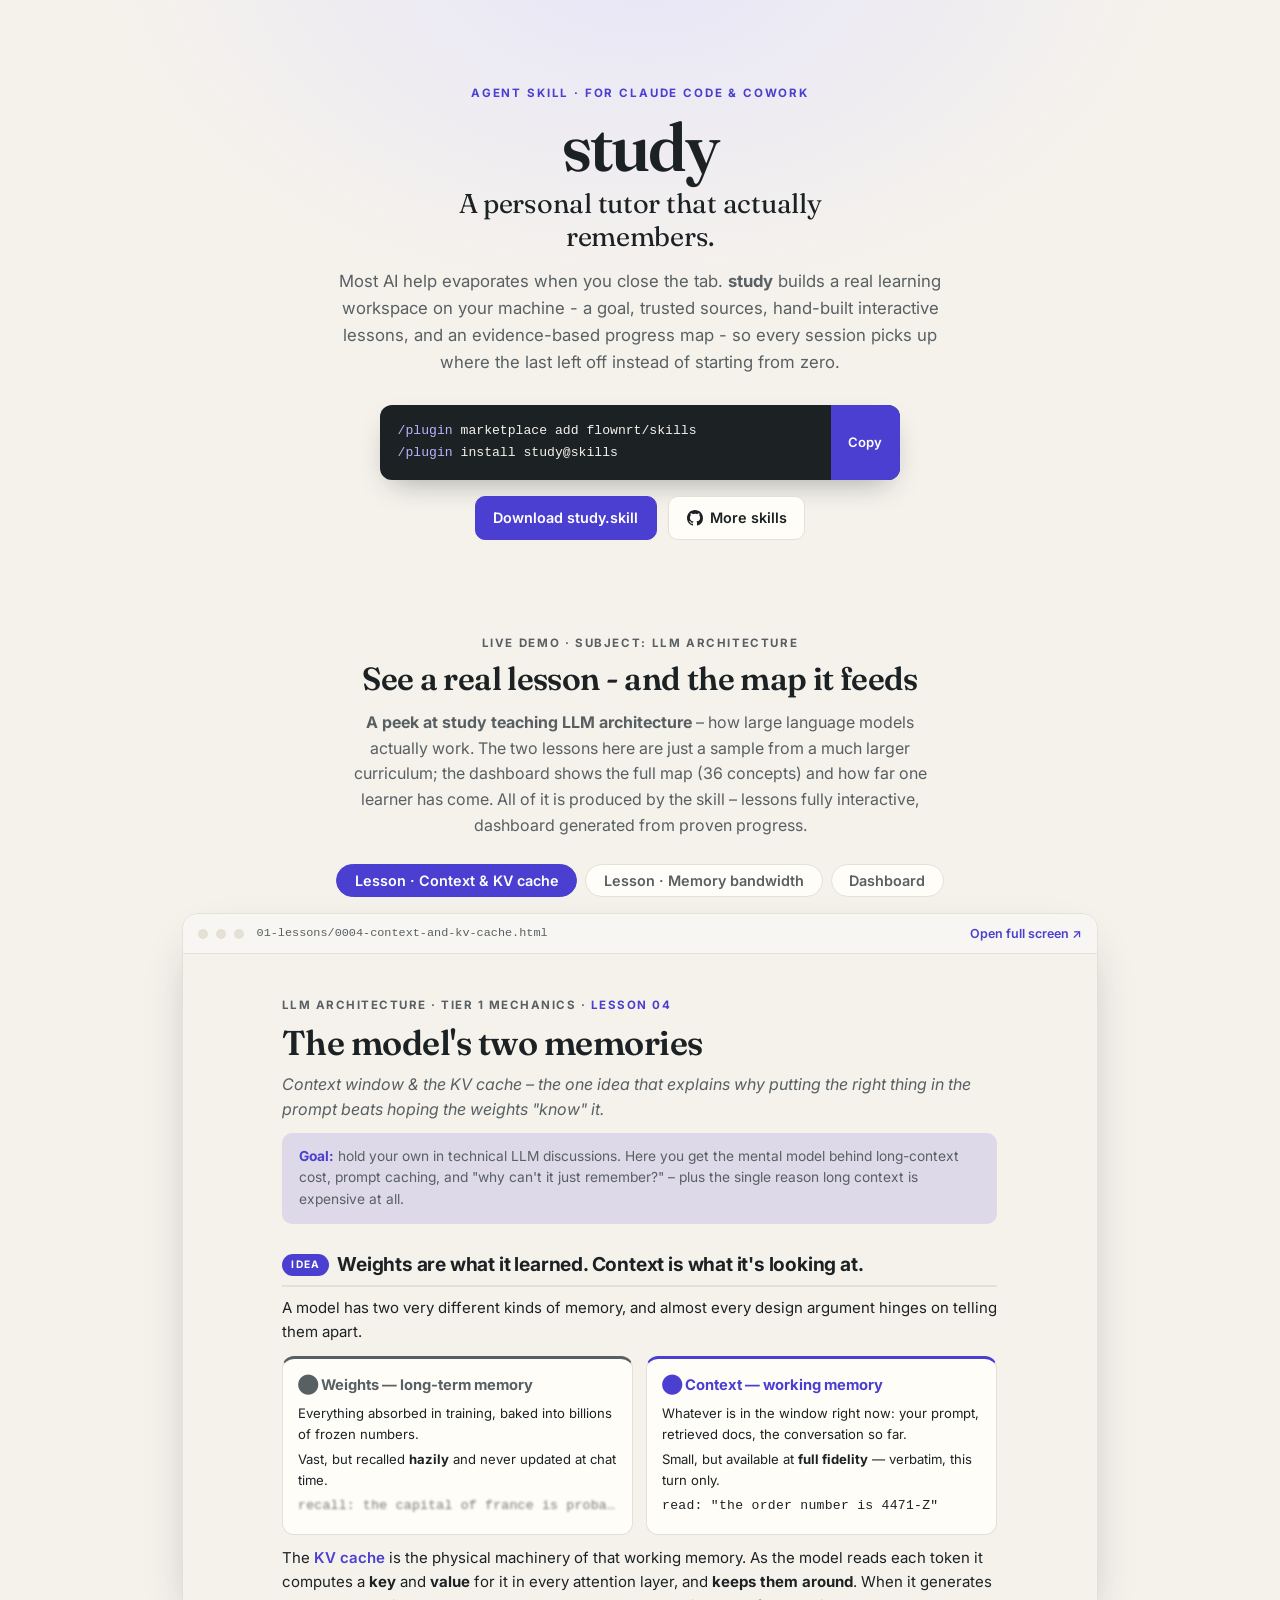
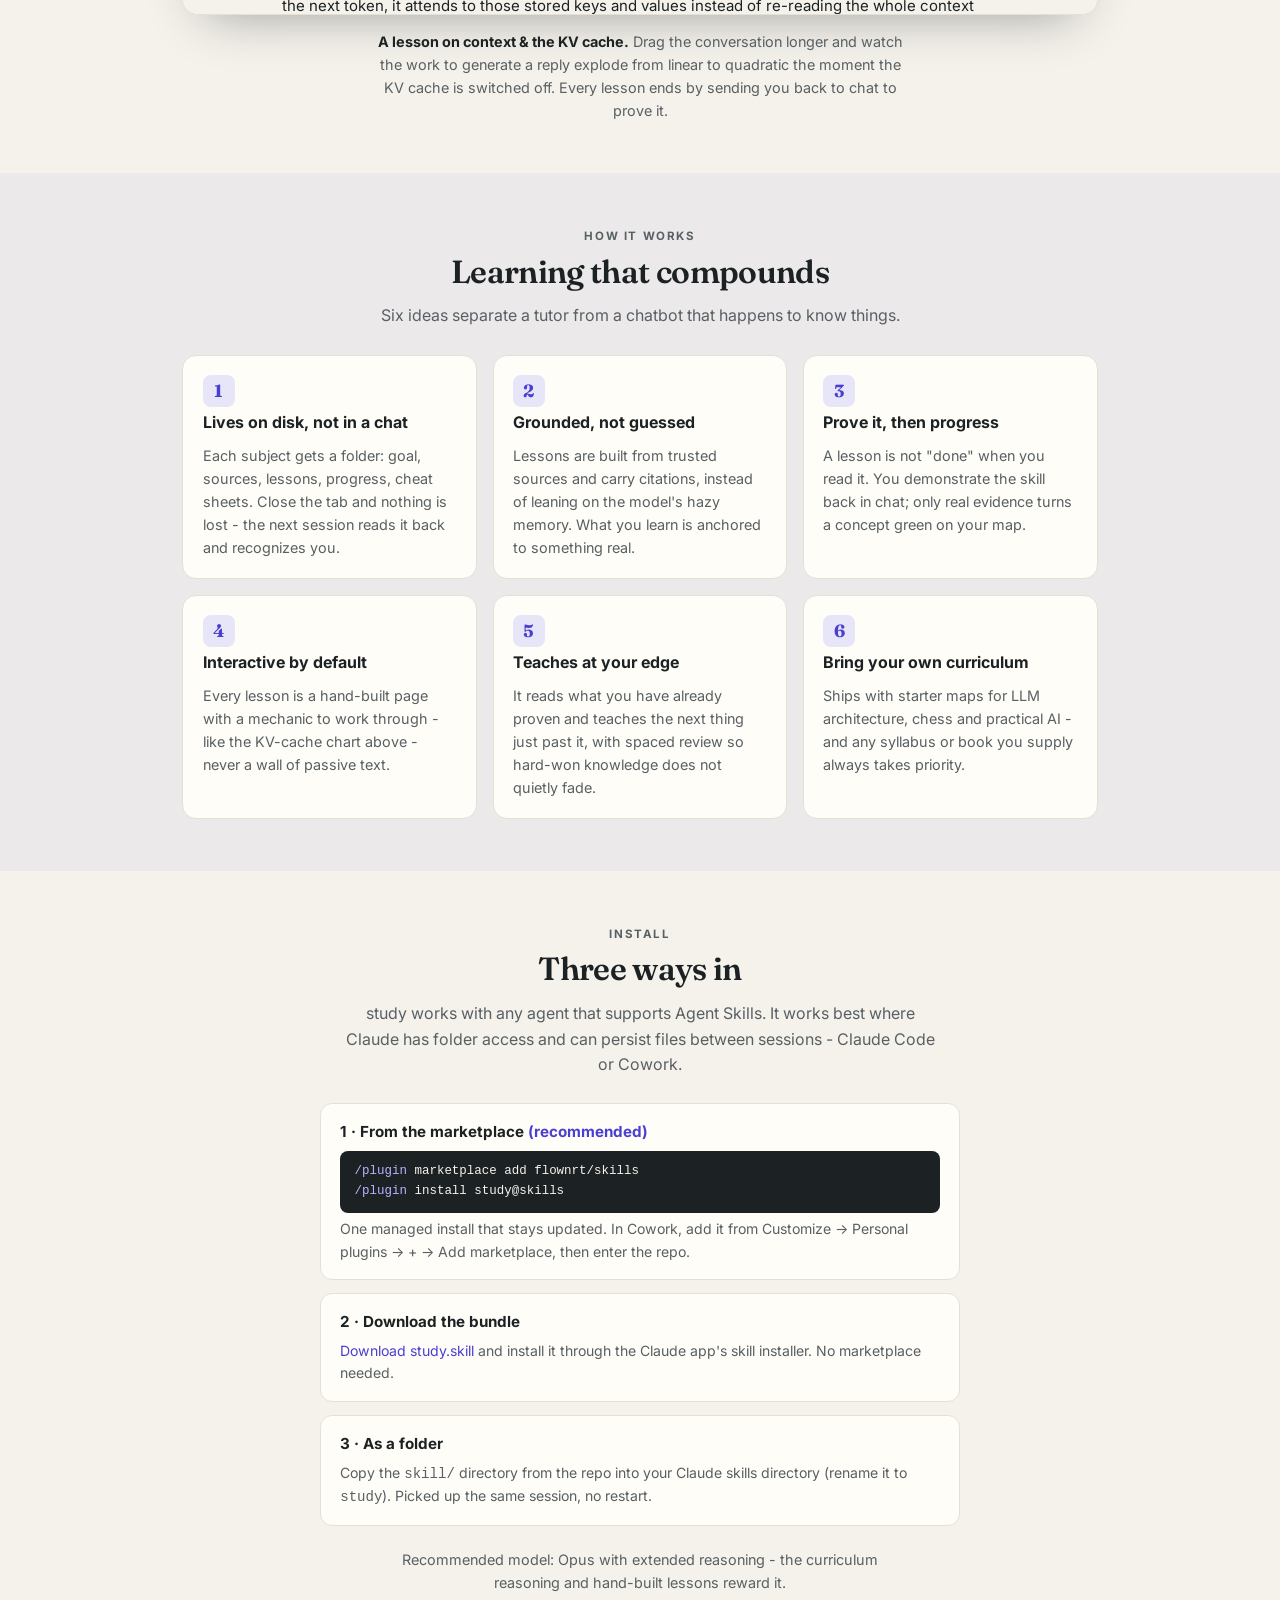
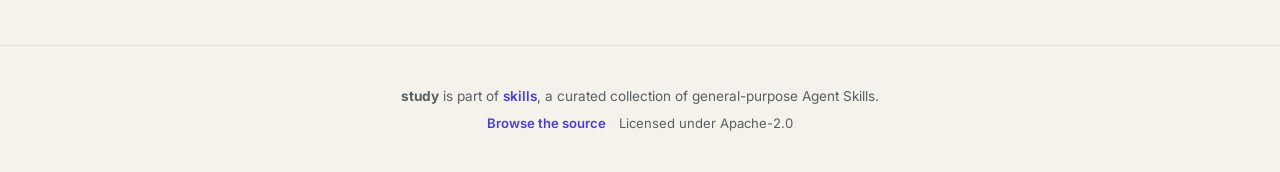
<file: index.html>
<!DOCTYPE html>
<!--
  study - landing page (self-contained, no build step).
  Deploy: GitHub Pages (main / root) or Vercel (root). All links are relative.
  One thing to set: replace the GitHub handle "flownrt" below if the repo lives elsewhere.
-->
<html lang="en">
<head>
<meta charset="UTF-8">
<meta name="viewport" content="width=device-width, initial-scale=1.0">
<title>study - a tutor that remembers</title>
<meta name="description" content="An Agent Skill that turns Claude into a personal tutor: a persistent, source-grounded learning workspace with interactive lessons and an evidence-based progress map.">
<link href="https://fonts.googleapis.com/css2?family=Fraunces:opsz,wght@9..144,400;9..144,600;9..144,700&family=Inter:wght@400;500;600;700&display=swap" rel="stylesheet">
<style>
  :root{
    --paper:#f5f2ec; --card:#fffdf8; --ink:#1c2224; --muted:#586063; --border:#e5e0d6;
    --accent:#4a3fd0; --accent-soft:#e7e5f8; --good:#1a7f4b; --good-soft:#e7f5ec;
    --serif:"Fraunces",Georgia,serif; --sans:"Inter",system-ui,sans-serif; --mono:"SF Mono",ui-monospace,monospace;
    --wrap:960px;
  }
  *{box-sizing:border-box}
  html{scroll-behavior:smooth}
  body{margin:0;background:var(--paper);color:var(--ink);font-family:var(--sans);line-height:1.6;-webkit-font-smoothing:antialiased}
  .wrap{max-width:var(--wrap);margin:0 auto;padding:0 1.4rem}
  a{color:var(--accent);text-decoration:none}
  a:hover{text-decoration:underline}

  /* hero */
  header{padding:4.5rem 0 2.5rem;text-align:center;background:
     radial-gradient(60% 90% at 50% -10%, var(--accent-soft), transparent 70%);}
  .eyebrow{font-size:.72rem;letter-spacing:.16em;text-transform:uppercase;color:var(--accent);font-weight:700}
  h1.name{font-family:var(--serif);font-weight:600;font-size:4.2rem;line-height:1;letter-spacing:-.03em;margin:.5rem 0 .2rem}
  .tagline{font-family:var(--serif);font-size:1.7rem;line-height:1.2;font-weight:400;letter-spacing:-.01em;margin:.4rem auto .2rem;max-width:22ch}
  .pitch{font-size:1.05rem;color:var(--muted);max-width:56ch;margin:1rem auto 1.8rem}

  /* install command */
  .cmd{display:flex;align-items:stretch;gap:0;max-width:520px;margin:0 auto;background:var(--ink);border-radius:12px;overflow:hidden;box-shadow:0 12px 30px -12px rgba(28,34,36,.4);text-align:left}
  .cmd pre{margin:0;padding:.95rem 1.1rem;font-family:var(--mono);font-size:.82rem;color:#f5f2ec;overflow-x:auto;flex:1;line-height:1.7}
  .cmd .tok-c{color:#b9b2ff}
  .copy{border:none;background:var(--accent);color:#fff;font-family:var(--sans);font-weight:600;font-size:.82rem;padding:0 1.1rem;cursor:pointer;white-space:nowrap}
  .copy:hover{filter:brightness(1.08)}
  .copy.done{background:var(--good)}
  .ctas{margin-top:1rem;display:flex;gap:.7rem;justify-content:center;flex-wrap:wrap;align-items:center}
  .btn{font-family:var(--sans);font-weight:600;font-size:.9rem;border-radius:10px;padding:.6rem 1.1rem;cursor:pointer;border:1.5px solid var(--border);background:var(--card);color:var(--ink);display:inline-block}
  .btn:hover{border-color:var(--accent);text-decoration:none}
  .btn.primary{background:var(--accent);color:#fff;border-color:var(--accent)}
  .btn.gh-btn{display:inline-flex;align-items:center;gap:.45rem}
  .btn.gh-btn svg{flex:0 0 auto}
  .muted-link{font-size:.85rem;color:var(--muted)}

  /* sections */
  section{padding:3.2rem 0}
  .sec-head{text-align:center;max-width:60ch;margin:0 auto 1.6rem}
  h2.sec{font-family:var(--serif);font-weight:600;font-size:2rem;letter-spacing:-.02em;margin:0 0 .4rem}
  .sec-head p{color:var(--muted);margin:.2rem 0 0}
  .kick{font-size:.72rem;letter-spacing:.14em;text-transform:uppercase;color:var(--accent);font-weight:700}

  /* demo */
  .tabs{display:flex;gap:.5rem;justify-content:center;margin:0 0 1rem}
  .tab{font-family:var(--sans);font-weight:600;font-size:.9rem;border:1.5px solid var(--border);background:var(--card);color:var(--muted);border-radius:99px;padding:.45rem 1.1rem;cursor:pointer}
  .tab[aria-selected="true"]{background:var(--accent);color:#fff;border-color:var(--accent)}
  .frame{background:var(--card);border:1px solid var(--border);border-radius:16px;overflow:hidden;box-shadow:0 20px 50px -24px rgba(28,34,36,.45)}
  .frame .bar{display:flex;align-items:center;gap:.5rem;padding:.6rem .9rem;border-bottom:1px solid var(--border);background:color-mix(in srgb,var(--ink) 3%,var(--card))}
  .dot{width:10px;height:10px;border-radius:99px;background:var(--border)}
  .frame .file{font-family:var(--mono);font-size:.74rem;color:var(--muted);margin-left:.3rem}
  .frame .open{margin-left:auto;font-size:.78rem;font-weight:600}
  .frame iframe{width:100%;height:660px;border:0;display:block;background:var(--paper)}
  .cap{text-align:center;color:var(--muted);font-size:.9rem;margin:.9rem auto 0;max-width:60ch}
  .cap b{color:var(--ink)}

  /* features */
  .alt{background:color-mix(in srgb,var(--accent) 5%,var(--paper))}
  .grid{display:grid;grid-template-columns:repeat(3,1fr);gap:1rem}
  .feat{background:var(--card);border:1px solid var(--border);border-radius:14px;padding:1.2rem}
  .feat h3{font-family:var(--sans);font-size:1rem;margin:.2rem 0 .35rem}
  .feat .ic{font-family:var(--serif);font-weight:700;color:var(--accent);font-size:1.1rem;background:var(--accent-soft);width:2rem;height:2rem;border-radius:8px;display:flex;align-items:center;justify-content:center}
  .feat p{font-size:.9rem;color:var(--muted);margin:.5rem 0 0}

  /* install detail */
  .steps{max-width:640px;margin:0 auto;display:grid;gap:.8rem}
  .step{background:var(--card);border:1px solid var(--border);border-radius:12px;padding:1rem 1.2rem}
  .step h4{margin:0 0 .35rem;font-size:.95rem}
  .step pre{margin:.4rem 0 0;background:var(--ink);color:#f5f2ec;border-radius:8px;padding:.7rem .9rem;font-family:var(--mono);font-size:.78rem;overflow-x:auto;line-height:1.6}
  .step .tok-c{color:#b9b2ff}
  .step p{margin:.3rem 0 0;font-size:.88rem;color:var(--muted)}

  footer{border-top:1px solid var(--border);padding:2.2rem 0;text-align:center;color:var(--muted);font-size:.85rem}
  footer p{margin:.3rem 0}
  footer a{font-weight:600}
  .foot-links{font-size:.82rem}
  .foot-links .sep{color:var(--border);margin:0 .3rem}

  @media(max-width:760px){
    h1.name{font-size:3rem}.tagline{font-size:1.35rem}
    .grid{grid-template-columns:1fr}
    .frame iframe{height:560px}
  }
</style>
</head>
<body>

<header>
  <div class="wrap">
    <p class="eyebrow">Agent Skill · for Claude Code &amp; Cowork</p>
    <h1 class="name">study</h1>
    <p class="tagline">A personal tutor that actually remembers.</p>
    <p class="pitch">Most AI help evaporates when you close the tab. <b>study</b> builds a real learning workspace on your machine - a goal, trusted sources, hand-built interactive lessons, and an evidence-based progress map - so every session picks up where the last left off instead of starting from zero.</p>

    <div class="cmd">
      <pre id="cmd"><span class="tok-c">/plugin</span> marketplace add flownrt/skills
<span class="tok-c">/plugin</span> install study@skills</pre>
      <button class="copy" id="copyBtn" aria-label="Copy install command">Copy</button>
    </div>
    <div class="ctas">
      <a class="btn primary" href="study.skill" download>Download study.skill</a>
      <a class="btn gh-btn" href="https://github.com/flownrt/skills" target="_blank" rel="noopener"><svg viewBox="0 0 16 16" width="16" height="16" fill="currentColor" aria-hidden="true"><path d="M8 0C3.58 0 0 3.58 0 8c0 3.54 2.29 6.53 5.47 7.59.4.07.55-.17.55-.38 0-.19-.01-.82-.01-1.49-2.01.37-2.53-.49-2.69-.94-.09-.23-.48-.94-.82-1.13-.28-.15-.68-.52-.01-.53.63-.01 1.08.58 1.23.82.72 1.21 1.87.87 2.33.66.07-.52.28-.87.51-1.07-1.78-.2-3.64-.89-3.64-3.95 0-.87.31-1.59.82-2.15-.08-.2-.36-1.02.08-2.12 0 0 .67-.21 2.2.82.64-.18 1.32-.27 2-.27.68 0 1.36.09 2 .27 1.53-1.04 2.2-.82 2.2-.82.44 1.1.16 1.92.08 2.12.51.56.82 1.27.82 2.15 0 3.07-1.87 3.75-3.65 3.95.29.25.54.73.54 1.48 0 1.07-.01 1.93-.01 2.2 0 .21.15.46.55.38A8.01 8.01 0 0016 8c0-4.42-3.58-8-8-8z"/></svg>More skills</a>
    </div>
  </div>
</header>

<section id="demo">
  <div class="wrap">
    <div class="sec-head">
      <p class="kick">Live demo · subject: LLM architecture</p>
      <h2 class="sec">See a real lesson - and the map it feeds</h2>
      <p><b>A peek at study teaching LLM architecture</b> – how large language models actually work. The two lessons here are just a sample from a much larger curriculum; the dashboard shows the full map (36 concepts) and how far one learner has come. All of it is produced by the skill – lessons fully interactive, dashboard generated from proven progress.</p>
    </div>

    <div class="tabs" role="tablist">
      <button class="tab" role="tab" aria-selected="true" data-view="context">Lesson · Context &amp; KV cache</button>
      <button class="tab" role="tab" aria-selected="false" data-view="bandwidth">Lesson · Memory bandwidth</button>
      <button class="tab" role="tab" aria-selected="false" data-view="dash">Dashboard</button>
    </div>

    <div class="frame">
      <div class="bar">
        <span class="dot"></span><span class="dot"></span><span class="dot"></span>
        <span class="file" id="fileName">01-lessons/0004-context-and-kv-cache.html</span>
        <a class="open" id="openBtn" href="demo/0004-context-and-kv-cache.html" target="_blank" rel="noopener">Open full screen &nearr;</a>
      </div>
      <iframe id="demoFrame" src="demo/0004-context-and-kv-cache.html" title="study demo" loading="lazy"></iframe>
    </div>
    <p class="cap" id="cap"><b>A lesson on context &amp; the KV cache.</b> Drag the conversation longer and watch the work to generate a reply explode from linear to quadratic the moment the KV cache is switched off. Every lesson ends by sending you back to chat to prove it.</p>
  </div>
</section>

<section class="alt">
  <div class="wrap">
    <div class="sec-head">
      <p class="kick">How it works</p>
      <h2 class="sec">Learning that compounds</h2>
      <p>Six ideas separate a tutor from a chatbot that happens to know things.</p>
    </div>
    <div class="grid">
      <div class="feat"><div class="ic">1</div><h3>Lives on disk, not in a chat</h3><p>Each subject gets a folder: goal, sources, lessons, progress, cheat sheets. Close the tab and nothing is lost - the next session reads it back and recognizes you.</p></div>
      <div class="feat"><div class="ic">2</div><h3>Grounded, not guessed</h3><p>Lessons are built from trusted sources and carry citations, instead of leaning on the model's hazy memory. What you learn is anchored to something real.</p></div>
      <div class="feat"><div class="ic">3</div><h3>Prove it, then progress</h3><p>A lesson is not "done" when you read it. You demonstrate the skill back in chat; only real evidence turns a concept green on your map.</p></div>
      <div class="feat"><div class="ic">4</div><h3>Interactive by default</h3><p>Every lesson is a hand-built page with a mechanic to work through - like the KV-cache chart above - never a wall of passive text.</p></div>
      <div class="feat"><div class="ic">5</div><h3>Teaches at your edge</h3><p>It reads what you have already proven and teaches the next thing just past it, with spaced review so hard-won knowledge does not quietly fade.</p></div>
      <div class="feat"><div class="ic">6</div><h3>Bring your own curriculum</h3><p>Ships with starter maps for LLM architecture, chess and practical AI - and any syllabus or book you supply always takes priority.</p></div>
    </div>
  </div>
</section>

<section id="install">
  <div class="wrap">
    <div class="sec-head">
      <p class="kick">Install</p>
      <h2 class="sec">Three ways in</h2>
      <p>study works with any agent that supports Agent Skills. It works best where Claude has folder access and can persist files between sessions - Claude Code or Cowork.</p>
    </div>
    <div class="steps">
      <div class="step">
        <h4>1 &middot; From the marketplace <span style="color:var(--accent)">(recommended)</span></h4>
        <pre><span class="tok-c">/plugin</span> marketplace add flownrt/skills
<span class="tok-c">/plugin</span> install study@skills</pre>
        <p>One managed install that stays updated. In Cowork, add it from Customize &rarr; Personal plugins &rarr; + &rarr; Add marketplace, then enter the repo.</p>
      </div>
      <div class="step">
        <h4>2 &middot; Download the bundle</h4>
        <p><a href="study.skill" download>Download study.skill</a> and install it through the Claude app's skill installer. No marketplace needed.</p>
      </div>
      <div class="step">
        <h4>3 &middot; As a folder</h4>
        <p>Copy the <code>skill/</code> directory from the repo into your Claude skills directory (rename it to <code>study</code>). Picked up the same session, no restart.</p>
      </div>
    </div>
    <p class="cap" style="margin-top:1.4rem">Recommended model: Opus with extended reasoning - the curriculum reasoning and hand-built lessons reward it.</p>
  </div>
</section>

<footer>
  <div class="wrap">
    <p><b>study</b> is part of <a href="https://github.com/flownrt/skills" target="_blank" rel="noopener">skills</a>, a curated collection of general-purpose Agent Skills.</p>
    <p class="foot-links"><a href="https://github.com/flownrt/study-skill" target="_blank" rel="noopener">Browse the source</a><span class="sep">·</span>Licensed under Apache-2.0</p>
  </div>
</footer>

<script>
  // copy install command
  var btn=document.getElementById("copyBtn");
  btn.addEventListener("click",function(){
    var text="/plugin marketplace add flownrt/skills\n/plugin install study@skills";
    navigator.clipboard.writeText(text).then(function(){
      btn.textContent="Copied";btn.classList.add("done");
      setTimeout(function(){btn.textContent="Copy";btn.classList.remove("done");},1800);
    });
  });

  // demo tab switch
  var frame=document.getElementById("demoFrame"),
      openBtn=document.getElementById("openBtn"),
      fileName=document.getElementById("fileName"),
      cap=document.getElementById("cap");
  var views={
    context:{src:"demo/0004-context-and-kv-cache.html",file:"01-lessons/0004-context-and-kv-cache.html",
      cap:"<b>Sample lesson: context &amp; the KV cache.</b> One lesson out of a full curriculum. Drag the conversation longer and watch the work to generate a reply explode from linear to quadratic once the KV cache is off &ndash; the reason a model&rsquo;s working memory is affordable at all. Every lesson ends by sending you back to chat to prove it."},
    bandwidth:{src:"demo/0006-memory-bandwidth.html",file:"01-lessons/0006-memory-bandwidth.html",
      cap:"<b>Sample lesson: memory bandwidth.</b> Another lesson from the same curriculum. Drag the batch size across a live roofline chart to watch the bottleneck flip from memory-bound to compute-bound &ndash; the one idea behind why output tokens cost more and why context lengths stalled."},
    dash:{src:"demo/00-DASHBOARD.html",file:"00-DASHBOARD.html",
      cap:"<b>The progress dashboard.</b> The full curriculum map – every concept as solid, developing, shaky or not started – so \"where am I?\" is answered at a glance. Only real evidence turns a concept green, never a lesson you merely read."}
  };
  Array.prototype.forEach.call(document.querySelectorAll(".tab"),function(t){
    t.addEventListener("click",function(){
      Array.prototype.forEach.call(document.querySelectorAll(".tab"),function(x){x.setAttribute("aria-selected","false");});
      t.setAttribute("aria-selected","true");
      var v=views[t.getAttribute("data-view")];
      frame.src=v.src; openBtn.href=v.src; fileName.textContent=v.file; cap.innerHTML=v.cap;
    });
  });
</script>
</body>
</html>
</file>
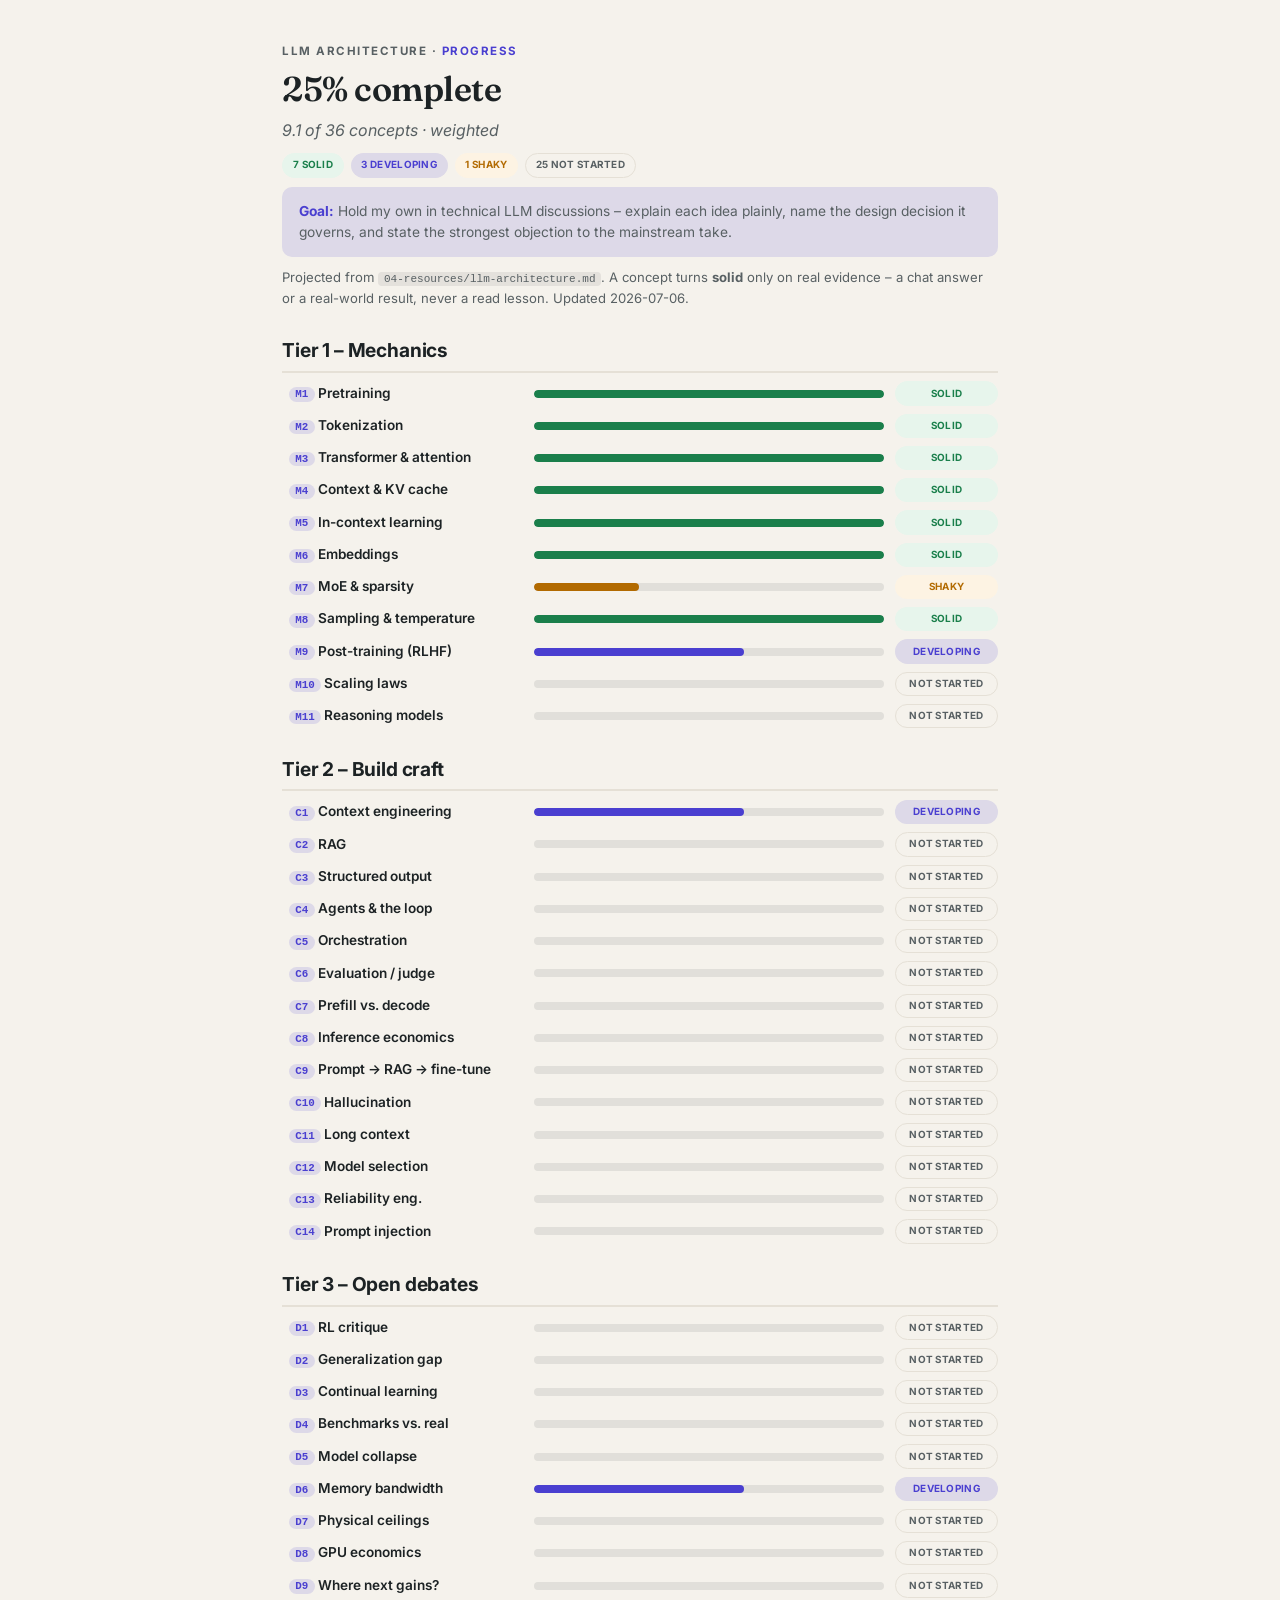
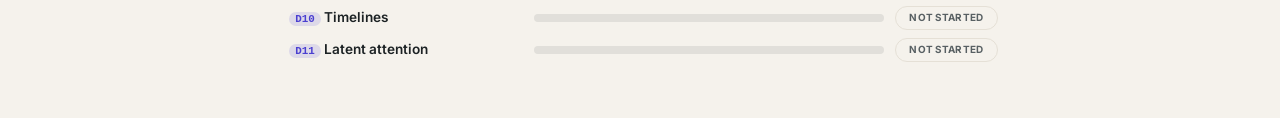
<file: demo/00-DASHBOARD.html>
<!DOCTYPE html>
<html lang="en">
<head>
<meta charset="UTF-8">
<meta name="viewport" content="width=device-width, initial-scale=1.0">
<title>LLM Architecture – progress</title>
<link href="https://fonts.googleapis.com/css2?family=Fraunces:opsz,wght@9..144,400;9..144,600&family=Inter:wght@400;500;600;700&display=swap" rel="stylesheet">
<style>
/* ============================================================================
   STUDY WORKSPACE · SHARED STYLE REFERENCE  (style only — the furniture, not the teaching)
   ----------------------------------------------------------------------------
   One visual system for EVERY HTML artifact in a study workspace: lessons,
   references (glossary / cards), and the progress dashboard. It styles the shell
   around your content; it never dictates structure, section order, or which
   interaction to build. The point of HTML is to SHOW a concept — build the
   tightest visual mechanic the idea deserves and theme it with the tokens below.

   USE
     1. Paste this whole block into the artifact's <style> (artifacts stay
        self-contained single files).
     2. Load the fonts once in <head> (this file names them, does not fetch them):
        <link href="https://fonts.googleapis.com/css2?family=Fraunces:opsz,wght@9..144,400;9..144,600&family=Inter:wght@400;500;600;700&display=swap" rel="stylesheet">
     3. Wrap content and set ONE accent per curriculum:
        <body class="ws" data-accent="cobalt">   (cobalt|teal|cyan|indigo|violet|slate)
        Signal a tier/level via the kicker label + a badge, NOT by recolouring.

   Semantic colours are FIXED under every accent: right=green, wrong=red, warn=amber.
   Accents are AA-contrast-checked on the paper; new hues must pass white-on-accent
   and accent-on-paper. The component classes are an optional, non-exhaustive kit —
   reach past them whenever a bespoke visual teaches better.
   ============================================================================ */

:root{font-size:16px;--paper:#f5f2ec;--card:#fffdf8;--ink:#1c2224;--muted:#586063;--border:#e5e0d6;--serif:"Fraunces",Georgia,serif;--sans:"Inter",system-ui,sans-serif;--mono:"SF Mono",ui-monospace,monospace}

:root{
  --good:#1a7f4b; --good-soft:#e7f5ec; --bad:#c0392b; --bad-soft:#fbeae8; --warn:#b26a00; --warn-soft:#fdf3e3;
  --accent:#2a4fcf; --accent-soft:#e9ecf7; --accent-mid:#8a97e0;
}
[data-accent="cobalt"]{--accent:#2a4fcf}[data-accent="teal"]{--accent:#0c6e77}[data-accent="cyan"]{--accent:#0e7490}[data-accent="indigo"]{--accent:#4a3fd0}[data-accent="violet"]{--accent:#6a3dd6}[data-accent="slate"]{--accent:#3f5063}
[data-accent]{--accent-soft:color-mix(in srgb,var(--accent) 14%,var(--paper));--accent-mid:color-mix(in srgb,var(--accent) 55%,#fff)}

*{box-sizing:border-box}
body{background:var(--paper);color:var(--ink);font-family:var(--sans);margin:0;line-height:1.6;-webkit-font-smoothing:antialiased}

/* base reading wrapper: ONE shared measure so every artifact lines up — same column
   width, centering and page padding across lessons, references and the dashboard.
   rem-anchored headings stay put, running text is smaller. Do not override per-file. */
.ws{font-size:.9375rem;max-width:760px;margin:0 auto;padding:2rem 1.4rem 3rem}

/* type */
.ws h1{font-family:var(--serif);font-weight:600;font-size:2.15rem;line-height:1.12;letter-spacing:-.015em;margin:.3rem 0 .2rem;color:var(--ink)}
.ws h2{font-family:var(--sans);font-weight:700;font-size:1.2rem;margin:1.6rem 0 .55rem;padding-bottom:.3rem;border-bottom:2px solid var(--border);display:flex;align-items:center;gap:.5rem;letter-spacing:-.01em}
.ws h3{font-family:var(--sans);font-weight:700;font-size:1.04rem;margin:1rem 0 .35rem}
.kicker{font-family:var(--sans);font-size:.72rem;letter-spacing:.13em;text-transform:uppercase;color:var(--muted);font-weight:700}
.kicker .accent{color:var(--accent)}
.sub{font-family:var(--sans);color:var(--muted);font-style:italic;font-size:1rem;margin:0 0 .2rem}
.lead{font-size:.98rem}
.ws p{margin:.6rem 0}
em.term{font-style:normal;font-weight:600;color:var(--accent)}
.small{font-size:.82rem;color:var(--muted)}
code{font-family:var(--mono);font-size:.84em;background:color-mix(in srgb,var(--ink) 8%,var(--paper));padding:.08rem .35rem;border-radius:4px}

/* badges + tags */
.badge{font-family:var(--sans);font-size:.64rem;font-weight:700;letter-spacing:.1em;text-transform:uppercase;color:#fff;background:var(--accent);border-radius:99px;padding:.18rem .6rem;white-space:nowrap}
.tag{font-family:var(--sans);font-size:.68rem;font-weight:700;color:var(--accent);background:var(--accent-soft);border-radius:99px;padding:.12rem .5rem;white-space:nowrap}

/* boxes */
.goal{font-family:var(--sans);font-size:.86rem;line-height:1.55;color:var(--muted);background:var(--accent-soft);border-radius:10px;padding:.85rem 1.05rem}
.goal b{color:var(--accent)}
.card{background:var(--card);border:1px solid var(--border);border-radius:12px;padding:.9rem 1.1rem;margin:.8rem 0}
.card .hd{font-family:var(--sans);font-weight:700;font-size:.9rem;margin-bottom:.3rem}
.callout{font-family:var(--sans);font-size:.92rem;border-left:4px solid var(--accent);background:var(--accent-soft);border-radius:0 8px 8px 0;padding:.75rem .95rem;margin:.8rem 0}
.callout.key{border-color:var(--good);background:var(--good-soft)}
.callout.warn{border-color:var(--warn);background:var(--warn-soft)}
.callout .lbl{font-size:.66rem;font-weight:700;letter-spacing:.08em;text-transform:uppercase;display:block;margin-bottom:.2rem;color:var(--muted)}
.note{font-family:var(--sans);font-size:.83rem;color:var(--muted);background:var(--card);border:1px solid var(--border);border-radius:8px;padding:.6rem .85rem;margin:.8rem 0}
blockquote.quote{font-family:var(--serif);font-style:italic;font-size:1.02rem;color:var(--ink);border-left:3px solid var(--accent-mid);margin:.8rem 0;padding:.2rem 0 .2rem 1rem}
blockquote.quote cite{display:block;font-family:var(--sans);font-style:normal;font-size:.78rem;color:var(--muted);margin-top:.35rem}

/* key-value + lists */
dl.kv{font-family:var(--sans);font-size:.88rem;margin:.6rem 0;display:grid;grid-template-columns:auto 1fr;gap:.3rem .8rem}
dl.kv dt{font-weight:700;color:var(--accent);white-space:nowrap}
dl.kv dd{margin:0}
ol.steps{list-style:none;counter-reset:s;font-family:var(--sans);font-size:.9rem;padding:0;margin:.6rem 0}
ol.steps li{counter-increment:s;position:relative;padding-left:2rem;margin:.5rem 0}
ol.steps li::before{content:counter(s);position:absolute;left:0;top:-.1rem;width:1.4rem;height:1.4rem;border-radius:99px;background:var(--accent-soft);color:var(--accent);font-weight:700;font-size:.78rem;display:flex;align-items:center;justify-content:center}
ul.ticks{list-style:none;font-family:var(--sans);font-size:.9rem;padding:0;margin:.6rem 0}
ul.ticks li{position:relative;padding-left:1.5rem;margin:.4rem 0}
ul.ticks li::before{content:"\2713";position:absolute;left:0;color:var(--good);font-weight:700}

/* table */
table.kit{width:100%;border-collapse:collapse;margin:.6rem 0;font-family:var(--sans);font-size:.86rem}
table.kit th,table.kit td{text-align:left;padding:.5rem .55rem;border-bottom:1px solid var(--border);vertical-align:top}
table.kit th{font-size:.66rem;letter-spacing:.06em;text-transform:uppercase;color:var(--muted)}
table.kit td:first-child{font-weight:700;white-space:nowrap;color:var(--accent)}

/* glossary */
dl.gloss{margin:.4rem 0}
dl.gloss dt{font-family:var(--sans);font-weight:700;margin-top:.8rem;font-size:.94rem;color:var(--ink)}
dl.gloss dd{margin:.2rem 0 0;font-size:.88rem;color:var(--ink)}
.cid{font-family:var(--mono);font-size:.68rem;font-weight:600;color:var(--accent);background:var(--accent-soft);padding:.08rem .4rem;border-radius:99px;margin-left:.4rem;white-space:nowrap}
.st{font-family:var(--sans);font-size:.62rem;font-weight:700;letter-spacing:.04em;text-transform:uppercase;padding:.08rem .4rem;border-radius:99px;margin-left:.35rem;background:var(--good-soft);color:var(--good)}

/* reference card: equation, litmus, durable/brittle columns */
.eq{font-family:var(--sans);font-weight:700;text-align:center;font-size:1.05rem;background:var(--card);border:1px solid var(--border);border-radius:10px;padding:.8rem;margin:.4rem 0 .3rem;letter-spacing:-.01em}
.eq .m{color:var(--muted)} .eq .h{color:var(--accent)}
.litmus{font-family:var(--sans);background:var(--accent-soft);border-left:4px solid var(--accent);border-radius:0 8px 8px 0;padding:.7rem .9rem;margin:.5rem 0;font-size:.89rem}
.litmus b{color:var(--accent)}
.cols{display:grid;grid-template-columns:1fr 1fr;gap:.8rem;margin:.6rem 0}
.box{background:var(--card);border:1px solid var(--border);border-radius:10px;padding:.8rem .95rem;font-family:var(--sans)}
.box.dur{border-top:3px solid var(--good)} .box.bri{border-top:3px solid var(--bad)}
.box h3{margin:.1rem 0 .4rem;font-size:.9rem} .box.dur h3{color:var(--good)} .box.bri h3{color:var(--bad)}
.box ul{margin:.2rem 0 0;padding-left:1.1rem;font-size:.82rem} .box li{margin:.22rem 0}

/* progress dashboard */
.dash{font-family:var(--sans);margin:.5rem 0}
.dash .row{display:grid;grid-template-columns:15rem 1fr 6.4rem;align-items:center;gap:.7rem;margin:.5rem 0}
.dash .t{font-size:.85rem;font-weight:600}
.meter{height:8px;background:color-mix(in srgb,var(--ink) 9%,var(--paper));border-radius:99px;overflow:hidden}
.meter>i{display:block;height:100%;border-radius:99px;background:var(--accent)}
.fill-good{background:var(--good)!important} .fill-acc{background:var(--accent)!important}
.fill-warn{background:var(--warn)!important} .fill-none{background:transparent!important}
.pill{font-family:var(--sans);font-size:.62rem;font-weight:700;letter-spacing:.03em;text-transform:uppercase;text-align:center;padding:.2rem .15rem;border-radius:99px;border:1px solid transparent}
.p-solid{background:var(--good-soft);color:var(--good)}
.p-dev{background:var(--accent-soft);color:var(--accent)}
.p-shaky{background:var(--warn-soft);color:var(--warn)}
.p-none{background:transparent;color:var(--muted);border-color:var(--border)}

/* reveal-to-learn */
.reveal{font-family:var(--sans);font-size:.84rem;font-weight:600;color:var(--accent);background:var(--accent-soft);border:none;border-radius:8px;padding:.45rem .8rem;cursor:pointer;margin-top:.5rem}
.reveal:hover{filter:brightness(.97)}
.answer{display:none;margin-top:.6rem;padding:.7rem .9rem;background:var(--card);border:1px dashed var(--accent);border-radius:8px;font-size:.92rem}
.answer.show{display:block}

/* quiz (one example mechanic — not a default) */
.quiz{background:var(--card);border:1px solid var(--border);border-radius:12px;padding:1rem 1.1rem;margin:.6rem 0}
.quiz .q{font-family:var(--sans);font-weight:700;font-size:.95rem;margin:0 0 .6rem}
.opt{font-family:var(--sans);font-size:.9rem;display:block;width:100%;text-align:left;background:var(--card);border:1.5px solid var(--border);border-radius:9px;padding:.55rem .8rem;margin:.4rem 0;cursor:pointer;transition:.13s;color:var(--ink)}
.opt:hover{border-color:var(--accent)}
.opt.correct{background:var(--good-soft);border-color:var(--good);color:var(--good);font-weight:700}
.opt.wrong{background:var(--bad-soft);border-color:var(--bad);color:var(--bad)}
.fb{font-family:var(--sans);font-size:.86rem;margin-top:.6rem;padding:.55rem .8rem;border-radius:8px;display:none}
.fb.show{display:block}.fb.ok{background:var(--good-soft);color:var(--good)}.fb.no{background:var(--bad-soft);color:var(--bad)}

/* accent controls for custom interactions */
.btn{font-family:var(--sans);font-weight:600;font-size:.88rem;border:none;border-radius:9px;padding:.5rem 1rem;cursor:pointer;background:var(--accent);color:#fff}
.btn.ghost{background:var(--accent-soft);color:var(--accent)}
input[type=range]{accent-color:var(--accent);width:100%}

/* closing self-check */
.selfcheck{background:var(--card);border:1px solid var(--border);border-top:3px solid var(--accent);border-radius:12px;padding:1.2rem;margin:.6rem 0}
.selfcheck h2{margin-top:0;border:none;padding:0}
.selfcheck ol{font-family:var(--sans);font-size:.93rem;margin:.3rem 0 1rem;padding-left:1.2rem}
.selfcheck li{margin:.5rem 0}
.handoff{font-family:var(--sans);font-size:.88rem;color:var(--muted);border-top:1px dashed var(--border);padding-top:.85rem;margin:0}
.handoff b{color:var(--ink)}
.src{font-family:var(--sans);font-size:.72rem;color:var(--muted);margin-top:1.4rem;border-top:1px solid var(--border);padding-top:.7rem}

@media(max-width:560px){.cols{grid-template-columns:1fr}.dash .row{grid-template-columns:10rem 1fr 5.4rem}}
@media print{body{background:#fff}.reveal{display:none}.answer{display:block}.card,.quiz,.cols{break-inside:avoid}}
</style>
<style>
/* dashboard summary layout (artifact-specific; sits below the shared furniture) */
.tally{display:flex;gap:.45rem;flex-wrap:wrap;margin:.55rem 0 .2rem}
.tally .pill{padding:.22rem .6rem}
</style>
</head>
<body class="ws" data-accent="indigo">

<p class="kicker">LLM Architecture · <span class="accent">Progress</span></p>
<h1>25% complete</h1>
<p class="sub">9.1 of 36 concepts · weighted</p>
<p class="tally">
<span class="pill p-solid">7 Solid</span>
<span class="pill p-dev">3 Developing</span>
<span class="pill p-shaky">1 Shaky</span>
<span class="pill p-none">25 Not started</span>
</p>

<div class="goal"><b>Goal:</b> Hold my own in technical LLM discussions – explain each idea plainly, name the design decision it governs, and state the strongest objection to the mainstream take.</div>

<p class="small">Projected from <code>04-resources/llm-architecture.md</code>. A concept turns <b>solid</b> only on real evidence – a chat answer or a real-world result, never a read lesson. Updated 2026-07-06.</p>


<h2>Tier 1 – Mechanics</h2>
<div class="dash">
<div class="row"><span class="t"><span class="cid">M1</span> Pretraining</span><span class="meter"><i class="fill-good" style="width:100%"></i></span><span class="pill p-solid">Solid</span></div>
<div class="row"><span class="t"><span class="cid">M2</span> Tokenization</span><span class="meter"><i class="fill-good" style="width:100%"></i></span><span class="pill p-solid">Solid</span></div>
<div class="row"><span class="t"><span class="cid">M3</span> Transformer &amp; attention</span><span class="meter"><i class="fill-good" style="width:100%"></i></span><span class="pill p-solid">Solid</span></div>
<div class="row"><span class="t"><span class="cid">M4</span> Context &amp; KV cache</span><span class="meter"><i class="fill-good" style="width:100%"></i></span><span class="pill p-solid">Solid</span></div>
<div class="row"><span class="t"><span class="cid">M5</span> In-context learning</span><span class="meter"><i class="fill-good" style="width:100%"></i></span><span class="pill p-solid">Solid</span></div>
<div class="row"><span class="t"><span class="cid">M6</span> Embeddings</span><span class="meter"><i class="fill-good" style="width:100%"></i></span><span class="pill p-solid">Solid</span></div>
<div class="row"><span class="t"><span class="cid">M7</span> MoE &amp; sparsity</span><span class="meter"><i class="fill-warn" style="width:30%"></i></span><span class="pill p-shaky">Shaky</span></div>
<div class="row"><span class="t"><span class="cid">M8</span> Sampling &amp; temperature</span><span class="meter"><i class="fill-good" style="width:100%"></i></span><span class="pill p-solid">Solid</span></div>
<div class="row"><span class="t"><span class="cid">M9</span> Post-training (RLHF)</span><span class="meter"><i class="fill-acc" style="width:60%"></i></span><span class="pill p-dev">Developing</span></div>
<div class="row"><span class="t"><span class="cid">M10</span> Scaling laws</span><span class="meter"><i class="fill-none" style="width:0%"></i></span><span class="pill p-none">Not started</span></div>
<div class="row"><span class="t"><span class="cid">M11</span> Reasoning models</span><span class="meter"><i class="fill-none" style="width:0%"></i></span><span class="pill p-none">Not started</span></div>
</div>

<h2>Tier 2 – Build craft</h2>
<div class="dash">
<div class="row"><span class="t"><span class="cid">C1</span> Context engineering</span><span class="meter"><i class="fill-acc" style="width:60%"></i></span><span class="pill p-dev">Developing</span></div>
<div class="row"><span class="t"><span class="cid">C2</span> RAG</span><span class="meter"><i class="fill-none" style="width:0%"></i></span><span class="pill p-none">Not started</span></div>
<div class="row"><span class="t"><span class="cid">C3</span> Structured output</span><span class="meter"><i class="fill-none" style="width:0%"></i></span><span class="pill p-none">Not started</span></div>
<div class="row"><span class="t"><span class="cid">C4</span> Agents &amp; the loop</span><span class="meter"><i class="fill-none" style="width:0%"></i></span><span class="pill p-none">Not started</span></div>
<div class="row"><span class="t"><span class="cid">C5</span> Orchestration</span><span class="meter"><i class="fill-none" style="width:0%"></i></span><span class="pill p-none">Not started</span></div>
<div class="row"><span class="t"><span class="cid">C6</span> Evaluation / judge</span><span class="meter"><i class="fill-none" style="width:0%"></i></span><span class="pill p-none">Not started</span></div>
<div class="row"><span class="t"><span class="cid">C7</span> Prefill vs. decode</span><span class="meter"><i class="fill-none" style="width:0%"></i></span><span class="pill p-none">Not started</span></div>
<div class="row"><span class="t"><span class="cid">C8</span> Inference economics</span><span class="meter"><i class="fill-none" style="width:0%"></i></span><span class="pill p-none">Not started</span></div>
<div class="row"><span class="t"><span class="cid">C9</span> Prompt → RAG → fine-tune</span><span class="meter"><i class="fill-none" style="width:0%"></i></span><span class="pill p-none">Not started</span></div>
<div class="row"><span class="t"><span class="cid">C10</span> Hallucination</span><span class="meter"><i class="fill-none" style="width:0%"></i></span><span class="pill p-none">Not started</span></div>
<div class="row"><span class="t"><span class="cid">C11</span> Long context</span><span class="meter"><i class="fill-none" style="width:0%"></i></span><span class="pill p-none">Not started</span></div>
<div class="row"><span class="t"><span class="cid">C12</span> Model selection</span><span class="meter"><i class="fill-none" style="width:0%"></i></span><span class="pill p-none">Not started</span></div>
<div class="row"><span class="t"><span class="cid">C13</span> Reliability eng.</span><span class="meter"><i class="fill-none" style="width:0%"></i></span><span class="pill p-none">Not started</span></div>
<div class="row"><span class="t"><span class="cid">C14</span> Prompt injection</span><span class="meter"><i class="fill-none" style="width:0%"></i></span><span class="pill p-none">Not started</span></div>
</div>

<h2>Tier 3 – Open debates</h2>
<div class="dash">
<div class="row"><span class="t"><span class="cid">D1</span> RL critique</span><span class="meter"><i class="fill-none" style="width:0%"></i></span><span class="pill p-none">Not started</span></div>
<div class="row"><span class="t"><span class="cid">D2</span> Generalization gap</span><span class="meter"><i class="fill-none" style="width:0%"></i></span><span class="pill p-none">Not started</span></div>
<div class="row"><span class="t"><span class="cid">D3</span> Continual learning</span><span class="meter"><i class="fill-none" style="width:0%"></i></span><span class="pill p-none">Not started</span></div>
<div class="row"><span class="t"><span class="cid">D4</span> Benchmarks vs. real</span><span class="meter"><i class="fill-none" style="width:0%"></i></span><span class="pill p-none">Not started</span></div>
<div class="row"><span class="t"><span class="cid">D5</span> Model collapse</span><span class="meter"><i class="fill-none" style="width:0%"></i></span><span class="pill p-none">Not started</span></div>
<div class="row"><span class="t"><span class="cid">D6</span> Memory bandwidth</span><span class="meter"><i class="fill-acc" style="width:60%"></i></span><span class="pill p-dev">Developing</span></div>
<div class="row"><span class="t"><span class="cid">D7</span> Physical ceilings</span><span class="meter"><i class="fill-none" style="width:0%"></i></span><span class="pill p-none">Not started</span></div>
<div class="row"><span class="t"><span class="cid">D8</span> GPU economics</span><span class="meter"><i class="fill-none" style="width:0%"></i></span><span class="pill p-none">Not started</span></div>
<div class="row"><span class="t"><span class="cid">D9</span> Where next gains?</span><span class="meter"><i class="fill-none" style="width:0%"></i></span><span class="pill p-none">Not started</span></div>
<div class="row"><span class="t"><span class="cid">D10</span> Timelines</span><span class="meter"><i class="fill-none" style="width:0%"></i></span><span class="pill p-none">Not started</span></div>
<div class="row"><span class="t"><span class="cid">D11</span> Latent attention</span><span class="meter"><i class="fill-none" style="width:0%"></i></span><span class="pill p-none">Not started</span></div>
</div>

</body>
</html>
</file>
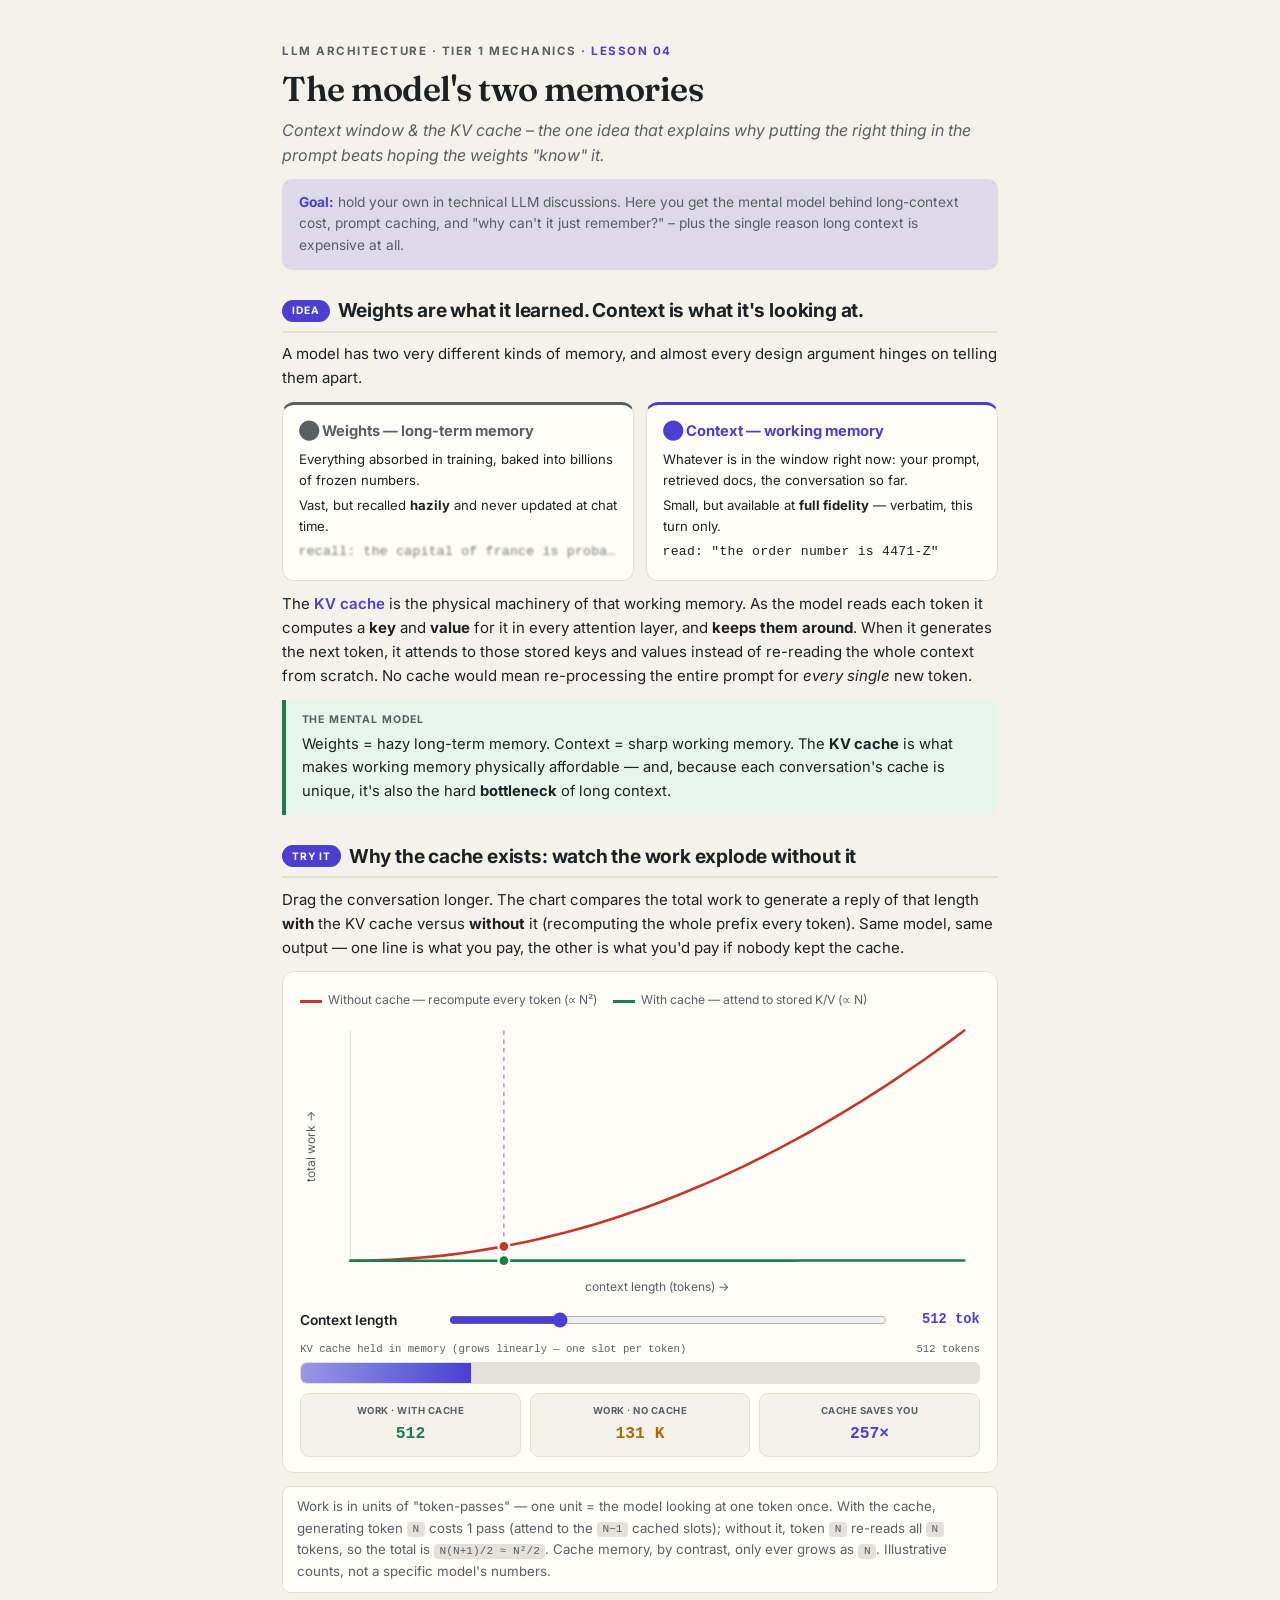
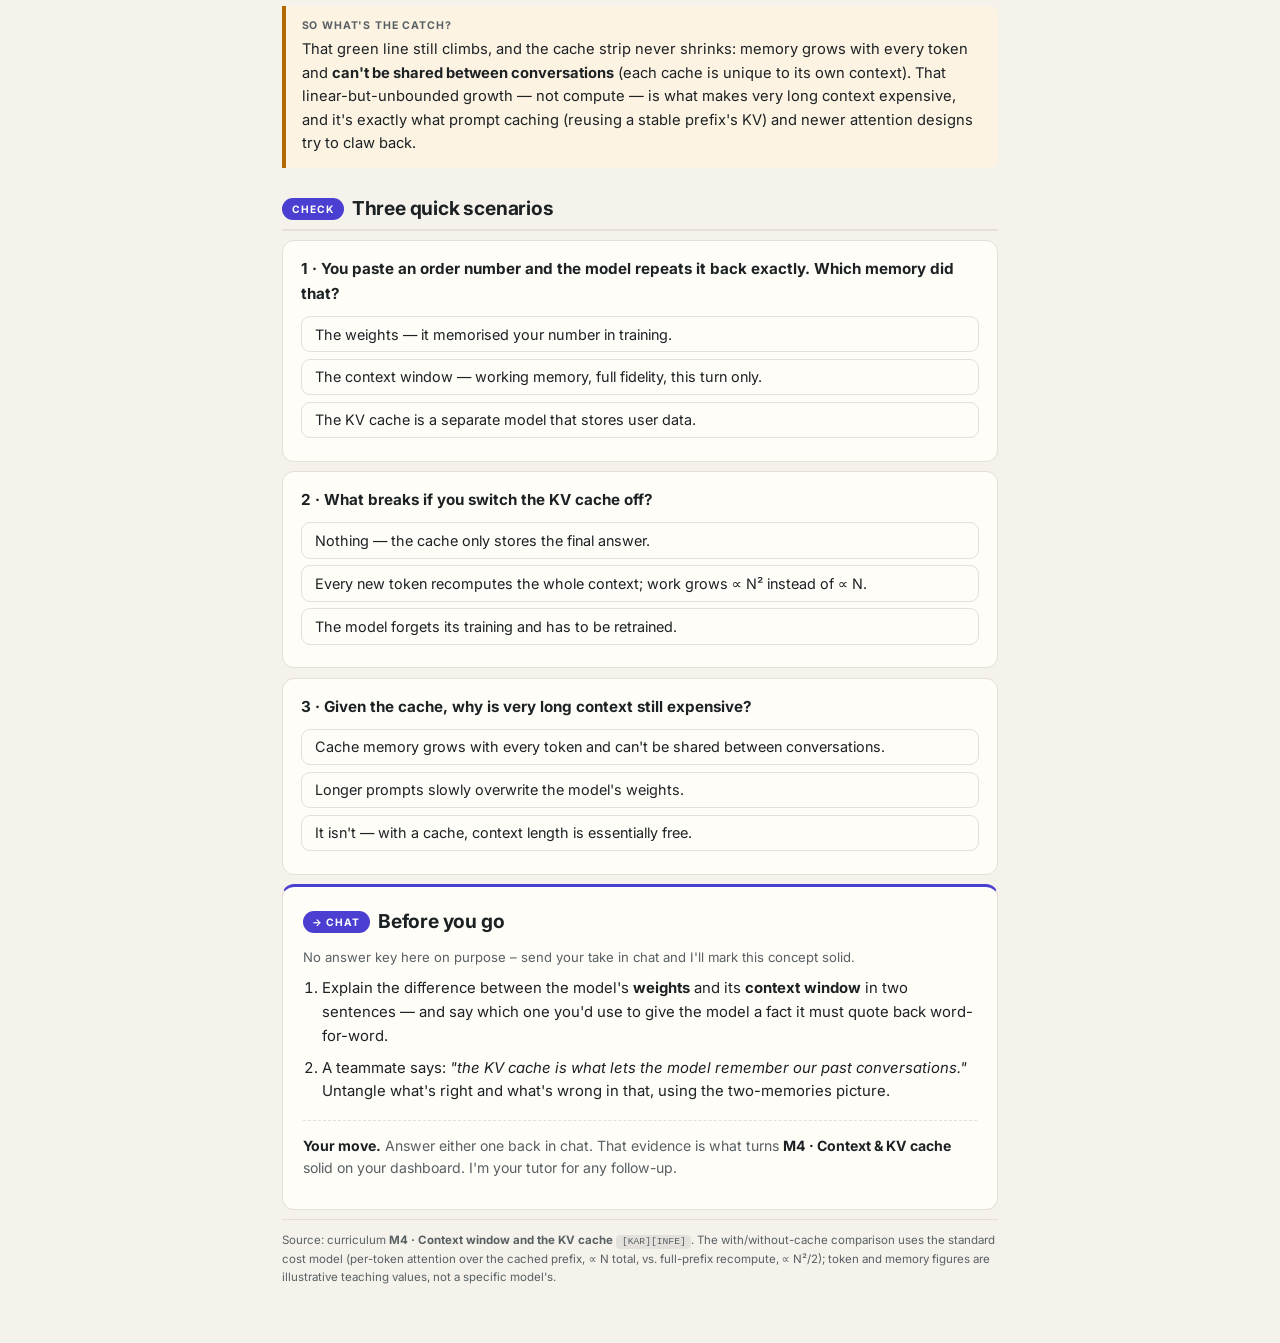
<file: demo/0004-context-and-kv-cache.html>
<!DOCTYPE html>
<html lang="en">
<head>
<meta charset="UTF-8">
<meta name="viewport" content="width=device-width, initial-scale=1.0">
<title>The model's two memories</title>
<link href="https://fonts.googleapis.com/css2?family=Fraunces:opsz,wght@9..144,400;9..144,600&family=Inter:wght@400;500;600;700&display=swap" rel="stylesheet">
<style>
/* ============================================================================
   STUDY WORKSPACE · SHARED STYLE REFERENCE  (style only — the furniture, not the teaching)
   ----------------------------------------------------------------------------
   One visual system for EVERY HTML artifact in a study workspace: lessons,
   references (glossary / cards), and the progress dashboard. It styles the shell
   around your content; it never dictates structure, section order, or which
   interaction to build. The point of HTML is to SHOW a concept — build the
   tightest visual mechanic the idea deserves and theme it with the tokens below.

   USE
     1. Paste this whole block into the artifact's <style> (artifacts stay
        self-contained single files).
     2. Load the fonts once in <head> (this file names them, does not fetch them):
        <link href="https://fonts.googleapis.com/css2?family=Fraunces:opsz,wght@9..144,400;9..144,600&family=Inter:wght@400;500;600;700&display=swap" rel="stylesheet">
     3. Wrap content and set ONE accent per curriculum:
        <body class="ws" data-accent="cobalt">   (cobalt|teal|cyan|indigo|violet|slate)
        Signal a tier/level via the kicker label + a badge, NOT by recolouring.

   Semantic colours are FIXED under every accent: right=green, wrong=red, warn=amber.
   Accents are AA-contrast-checked on the paper; new hues must pass white-on-accent
   and accent-on-paper. The component classes are an optional, non-exhaustive kit —
   reach past them whenever a bespoke visual teaches better.
   ============================================================================ */

:root{font-size:16px;--paper:#f5f2ec;--card:#fffdf8;--ink:#1c2224;--muted:#586063;--border:#e5e0d6;--serif:"Fraunces",Georgia,serif;--sans:"Inter",system-ui,sans-serif;--mono:"SF Mono",ui-monospace,monospace}

:root{
  --good:#1a7f4b; --good-soft:#e7f5ec; --bad:#c0392b; --bad-soft:#fbeae8; --warn:#b26a00; --warn-soft:#fdf3e3;
  --accent:#2a4fcf; --accent-soft:#e9ecf7; --accent-mid:#8a97e0;
}
[data-accent="cobalt"]{--accent:#2a4fcf}[data-accent="teal"]{--accent:#0c6e77}[data-accent="cyan"]{--accent:#0e7490}[data-accent="indigo"]{--accent:#4a3fd0}[data-accent="violet"]{--accent:#6a3dd6}[data-accent="slate"]{--accent:#3f5063}
[data-accent]{--accent-soft:color-mix(in srgb,var(--accent) 14%,var(--paper));--accent-mid:color-mix(in srgb,var(--accent) 55%,#fff)}

*{box-sizing:border-box}
body{background:var(--paper);color:var(--ink);font-family:var(--sans);margin:0;line-height:1.6;-webkit-font-smoothing:antialiased}

/* base reading wrapper: ONE shared measure so every artifact lines up — same column
   width, centering and page padding across lessons, references and the dashboard.
   rem-anchored headings stay put, running text is smaller. Do not override per-file. */
.ws{font-size:.9375rem;max-width:760px;margin:0 auto;padding:2rem 1.4rem 3rem}

/* type */
.ws h1{font-family:var(--serif);font-weight:600;font-size:2.15rem;line-height:1.12;letter-spacing:-.015em;margin:.3rem 0 .2rem;color:var(--ink)}
.ws h2{font-family:var(--sans);font-weight:700;font-size:1.2rem;margin:1.6rem 0 .55rem;padding-bottom:.3rem;border-bottom:2px solid var(--border);display:flex;align-items:center;gap:.5rem;letter-spacing:-.01em}
.ws h3{font-family:var(--sans);font-weight:700;font-size:1.04rem;margin:1rem 0 .35rem}
.kicker{font-family:var(--sans);font-size:.72rem;letter-spacing:.13em;text-transform:uppercase;color:var(--muted);font-weight:700}
.kicker .accent{color:var(--accent)}
.sub{font-family:var(--sans);color:var(--muted);font-style:italic;font-size:1rem;margin:0 0 .2rem}
.lead{font-size:.98rem}
.ws p{margin:.6rem 0}
em.term{font-style:normal;font-weight:600;color:var(--accent)}
.small{font-size:.82rem;color:var(--muted)}
code{font-family:var(--mono);font-size:.84em;background:color-mix(in srgb,var(--ink) 8%,var(--paper));padding:.08rem .35rem;border-radius:4px}

/* badges + tags */
.badge{font-family:var(--sans);font-size:.64rem;font-weight:700;letter-spacing:.1em;text-transform:uppercase;color:#fff;background:var(--accent);border-radius:99px;padding:.18rem .6rem;white-space:nowrap}
.tag{font-family:var(--sans);font-size:.68rem;font-weight:700;color:var(--accent);background:var(--accent-soft);border-radius:99px;padding:.12rem .5rem;white-space:nowrap}

/* boxes */
.goal{font-family:var(--sans);font-size:.86rem;line-height:1.55;color:var(--muted);background:var(--accent-soft);border-radius:10px;padding:.85rem 1.05rem}
.goal b{color:var(--accent)}
.card{background:var(--card);border:1px solid var(--border);border-radius:12px;padding:.9rem 1.1rem;margin:.8rem 0}
.card .hd{font-family:var(--sans);font-weight:700;font-size:.9rem;margin-bottom:.3rem}
.callout{font-family:var(--sans);font-size:.92rem;border-left:4px solid var(--accent);background:var(--accent-soft);border-radius:0 8px 8px 0;padding:.75rem .95rem;margin:.8rem 0}
.callout.key{border-color:var(--good);background:var(--good-soft)}
.callout.warn{border-color:var(--warn);background:var(--warn-soft)}
.callout .lbl{font-size:.66rem;font-weight:700;letter-spacing:.08em;text-transform:uppercase;display:block;margin-bottom:.2rem;color:var(--muted)}
.note{font-family:var(--sans);font-size:.83rem;color:var(--muted);background:var(--card);border:1px solid var(--border);border-radius:8px;padding:.6rem .85rem;margin:.8rem 0}
blockquote.quote{font-family:var(--serif);font-style:italic;font-size:1.02rem;color:var(--ink);border-left:3px solid var(--accent-mid);margin:.8rem 0;padding:.2rem 0 .2rem 1rem}
blockquote.quote cite{display:block;font-family:var(--sans);font-style:normal;font-size:.78rem;color:var(--muted);margin-top:.35rem}

/* key-value + lists */
dl.kv{font-family:var(--sans);font-size:.88rem;margin:.6rem 0;display:grid;grid-template-columns:auto 1fr;gap:.3rem .8rem}
dl.kv dt{font-weight:700;color:var(--accent);white-space:nowrap}
dl.kv dd{margin:0}
ol.steps{list-style:none;counter-reset:s;font-family:var(--sans);font-size:.9rem;padding:0;margin:.6rem 0}
ol.steps li{counter-increment:s;position:relative;padding-left:2rem;margin:.5rem 0}
ol.steps li::before{content:counter(s);position:absolute;left:0;top:-.1rem;width:1.4rem;height:1.4rem;border-radius:99px;background:var(--accent-soft);color:var(--accent);font-weight:700;font-size:.78rem;display:flex;align-items:center;justify-content:center}
ul.ticks{list-style:none;font-family:var(--sans);font-size:.9rem;padding:0;margin:.6rem 0}
ul.ticks li{position:relative;padding-left:1.5rem;margin:.4rem 0}
ul.ticks li::before{content:"\2713";position:absolute;left:0;color:var(--good);font-weight:700}

/* table */
table.kit{width:100%;border-collapse:collapse;margin:.6rem 0;font-family:var(--sans);font-size:.86rem}
table.kit th,table.kit td{text-align:left;padding:.5rem .55rem;border-bottom:1px solid var(--border);vertical-align:top}
table.kit th{font-size:.66rem;letter-spacing:.06em;text-transform:uppercase;color:var(--muted)}
table.kit td:first-child{font-weight:700;white-space:nowrap;color:var(--accent)}

/* glossary */
dl.gloss{margin:.4rem 0}
dl.gloss dt{font-family:var(--sans);font-weight:700;margin-top:.8rem;font-size:.94rem;color:var(--ink)}
dl.gloss dd{margin:.2rem 0 0;font-size:.88rem;color:var(--ink)}
.cid{font-family:var(--mono);font-size:.68rem;font-weight:600;color:var(--accent);background:var(--accent-soft);padding:.08rem .4rem;border-radius:99px;margin-left:.4rem;white-space:nowrap}
.st{font-family:var(--sans);font-size:.62rem;font-weight:700;letter-spacing:.04em;text-transform:uppercase;padding:.08rem .4rem;border-radius:99px;margin-left:.35rem;background:var(--good-soft);color:var(--good)}

/* reference card: equation, litmus, durable/brittle columns */
.eq{font-family:var(--sans);font-weight:700;text-align:center;font-size:1.05rem;background:var(--card);border:1px solid var(--border);border-radius:10px;padding:.8rem;margin:.4rem 0 .3rem;letter-spacing:-.01em}
.eq .m{color:var(--muted)} .eq .h{color:var(--accent)}
.litmus{font-family:var(--sans);background:var(--accent-soft);border-left:4px solid var(--accent);border-radius:0 8px 8px 0;padding:.7rem .9rem;margin:.5rem 0;font-size:.89rem}
.litmus b{color:var(--accent)}
.cols{display:grid;grid-template-columns:1fr 1fr;gap:.8rem;margin:.6rem 0}
.box{background:var(--card);border:1px solid var(--border);border-radius:10px;padding:.8rem .95rem;font-family:var(--sans)}
.box.dur{border-top:3px solid var(--good)} .box.bri{border-top:3px solid var(--bad)}
.box h3{margin:.1rem 0 .4rem;font-size:.9rem} .box.dur h3{color:var(--good)} .box.bri h3{color:var(--bad)}
.box ul{margin:.2rem 0 0;padding-left:1.1rem;font-size:.82rem} .box li{margin:.22rem 0}

/* progress dashboard */
.dash{font-family:var(--sans);margin:.5rem 0}
.dash .row{display:grid;grid-template-columns:15rem 1fr 6.4rem;align-items:center;gap:.7rem;margin:.5rem 0}
.dash .t{font-size:.85rem;font-weight:600}
.meter{height:8px;background:color-mix(in srgb,var(--ink) 9%,var(--paper));border-radius:99px;overflow:hidden}
.meter>i{display:block;height:100%;border-radius:99px;background:var(--accent)}
.fill-good{background:var(--good)!important} .fill-acc{background:var(--accent)!important}
.fill-warn{background:var(--warn)!important} .fill-none{background:transparent!important}
.pill{font-family:var(--sans);font-size:.62rem;font-weight:700;letter-spacing:.03em;text-transform:uppercase;text-align:center;padding:.2rem .15rem;border-radius:99px;border:1px solid transparent}
.p-solid{background:var(--good-soft);color:var(--good)}
.p-dev{background:var(--accent-soft);color:var(--accent)}
.p-shaky{background:var(--warn-soft);color:var(--warn)}
.p-none{background:transparent;color:var(--muted);border-color:var(--border)}

/* reveal-to-learn */
.reveal{font-family:var(--sans);font-size:.84rem;font-weight:600;color:var(--accent);background:var(--accent-soft);border:none;border-radius:8px;padding:.45rem .8rem;cursor:pointer;margin-top:.5rem}
.reveal:hover{filter:brightness(.97)}
.answer{display:none;margin-top:.6rem;padding:.7rem .9rem;background:var(--card);border:1px dashed var(--accent);border-radius:8px;font-size:.92rem}
.answer.show{display:block}

/* quiz (one example mechanic — not a default) */
.quiz{background:var(--card);border:1px solid var(--border);border-radius:12px;padding:1rem 1.1rem;margin:.6rem 0}
.quiz .q{font-family:var(--sans);font-weight:700;font-size:.95rem;margin:0 0 .6rem}
.opt{font-family:var(--sans);font-size:.9rem;display:block;width:100%;text-align:left;background:var(--card);border:1.5px solid var(--border);border-radius:9px;padding:.55rem .8rem;margin:.4rem 0;cursor:pointer;transition:.13s;color:var(--ink)}
.opt:hover{border-color:var(--accent)}
.opt.correct{background:var(--good-soft);border-color:var(--good);color:var(--good);font-weight:700}
.opt.wrong{background:var(--bad-soft);border-color:var(--bad);color:var(--bad)}
.fb{font-family:var(--sans);font-size:.86rem;margin-top:.6rem;padding:.55rem .8rem;border-radius:8px;display:none}
.fb.show{display:block}.fb.ok{background:var(--good-soft);color:var(--good)}.fb.no{background:var(--bad-soft);color:var(--bad)}

/* accent controls for custom interactions */
.btn{font-family:var(--sans);font-weight:600;font-size:.88rem;border:none;border-radius:9px;padding:.5rem 1rem;cursor:pointer;background:var(--accent);color:#fff}
.btn.ghost{background:var(--accent-soft);color:var(--accent)}
input[type=range]{accent-color:var(--accent);width:100%}

/* closing self-check */
.selfcheck{background:var(--card);border:1px solid var(--border);border-top:3px solid var(--accent);border-radius:12px;padding:1.2rem;margin:.6rem 0}
.selfcheck h2{margin-top:0;border:none;padding:0}
.selfcheck ol{font-family:var(--sans);font-size:.93rem;margin:.3rem 0 1rem;padding-left:1.2rem}
.selfcheck li{margin:.5rem 0}
.handoff{font-family:var(--sans);font-size:.88rem;color:var(--muted);border-top:1px dashed var(--border);padding-top:.85rem;margin:0}
.handoff b{color:var(--ink)}
.src{font-family:var(--sans);font-size:.72rem;color:var(--muted);margin-top:1.4rem;border-top:1px solid var(--border);padding-top:.7rem}

@media(max-width:560px){.cols{grid-template-columns:1fr}.dash .row{grid-template-columns:10rem 1fr 5.4rem}}
@media print{body{background:#fff}.reveal{display:none}.answer{display:block}.card,.quiz,.cols{break-inside:avoid}}
</style>
<style>
/* lesson-specific: the two-memories panel and the KV-cache growth simulator */
.mem2{display:grid;grid-template-columns:1fr 1fr;gap:.8rem;margin:.7rem 0}
.mem2 .m{background:var(--card);border:1px solid var(--border);border-radius:12px;padding:.85rem .95rem}
.mem2 .m.wt{border-top:3px solid var(--muted)}
.mem2 .m.cx{border-top:3px solid var(--accent)}
.mem2 .m h3{margin:.1rem 0 .35rem;font-size:.92rem;display:flex;align-items:center;gap:.4rem}
.mem2 .m.wt h3{color:var(--muted)} .mem2 .m.cx h3{color:var(--accent)}
.mem2 .m p{margin:.25rem 0;font-size:.82rem;color:var(--ink)}
.mem2 .fid{font-family:var(--mono);font-size:.7rem;letter-spacing:.02em;margin-top:.5rem;color:var(--muted)}
.hazy{filter:blur(1.1px);opacity:.62}

/* the simulator */
.sim{background:var(--card);border:1px solid var(--border);border-radius:12px;padding:1rem 1.05rem .85rem;margin:.7rem 0 .3rem}
.chartwrap{position:relative;width:100%}
.chart{display:block;width:100%;height:auto}
.stripwrap{margin:.6rem 0 .2rem}
.striplbl{font-family:var(--mono);font-size:.66rem;color:var(--muted);display:flex;justify-content:space-between;margin-bottom:.25rem}
.strip{height:22px;border-radius:6px;background:color-mix(in srgb,var(--ink) 8%,var(--paper));overflow:hidden;position:relative;border:1px solid var(--border)}
.strip>i{position:absolute;left:0;top:0;bottom:0;background:linear-gradient(90deg,var(--accent-mid),var(--accent));border-radius:6px 0 0 6px;transition:width .12s linear}
.ctrl{display:grid;grid-template-columns:8.5rem 1fr 5.2rem;align-items:center;gap:.7rem;font-family:var(--sans);font-size:.86rem;margin:.7rem 0 .3rem}
.ctrl .lab{font-weight:600}
.ctrl output{font-family:var(--mono);color:var(--accent);font-weight:700;text-align:right}
.reads{display:grid;grid-template-columns:1fr 1fr 1fr;gap:.55rem;margin:.6rem 0 .1rem}
.read{background:var(--paper);border:1px solid var(--border);border-radius:9px;padding:.55rem .6rem;text-align:center}
.read .k{font-family:var(--sans);font-size:.6rem;font-weight:700;letter-spacing:.05em;text-transform:uppercase;color:var(--muted);display:block;margin-bottom:.15rem}
.read .v{font-family:var(--mono);font-size:1.02rem;font-weight:700;color:var(--ink)}
.read.hi .v{color:var(--accent)}
.read.warnv .v{color:var(--warn)}
.read.goodv .v{color:var(--good)}
.legend{display:flex;gap:1rem;flex-wrap:wrap;font-family:var(--sans);font-size:.76rem;color:var(--muted);margin:.15rem 0 .2rem}
.legend .sw{display:inline-block;width:22px;height:0;border-top-width:3px;border-top-style:solid;vertical-align:middle;margin-right:.35rem}
@media(max-width:560px){.ws{padding-left:1.1rem;padding-right:1.1rem}.mem2{grid-template-columns:1fr}.reads{grid-template-columns:1fr}.ctrl{grid-template-columns:1fr auto;grid-template-areas:"lab val" "sld sld";gap:.15rem .6rem}.ctrl .lab{grid-area:lab}.ctrl output{grid-area:val;align-self:center;text-align:right}.ctrl input[type=range]{grid-area:sld;width:100%;height:1.7rem;margin-top:.15rem}}
</style>
</head>
<body class="ws" data-accent="indigo">

<p class="kicker">LLM Architecture · Tier 1 Mechanics · <span class="accent">Lesson 04</span></p>
<h1>The model's two memories</h1>
<p class="sub">Context window &amp; the KV cache – the one idea that explains why putting the right thing <em>in the prompt</em> beats hoping the weights "know" it.</p>

<div class="goal"><b>Goal:</b> hold your own in technical LLM discussions. Here you get the mental model behind long-context cost, prompt caching, and "why can't it just remember?" – plus the single reason long context is expensive at all.</div>

<h2><span class="badge">Idea</span> Weights are what it learned. Context is what it's looking at.</h2>
<p>A model has two very different kinds of memory, and almost every design argument hinges on telling them apart.</p>

<div class="mem2">
  <div class="m wt">
    <h3>⬤ Weights — long-term memory</h3>
    <p>Everything absorbed in training, baked into billions of frozen numbers.</p>
    <p>Vast, but recalled <b>hazily</b> and never updated at chat time.</p>
    <p class="fid hazy">recall: the capital of france is proba…</p>
  </div>
  <div class="m cx">
    <h3>⬤ Context — working memory</h3>
    <p>Whatever is in the window right now: your prompt, retrieved docs, the conversation so far.</p>
    <p>Small, but available at <b>full fidelity</b> — verbatim, this turn only.</p>
    <p class="fid">read: "the order number is 4471-Z"</p>
  </div>
</div>

<p>The <em class="term">KV cache</em> is the physical machinery of that working memory. As the model reads each token it computes a <b>key</b> and <b>value</b> for it in every attention layer, and <b>keeps them around</b>. When it generates the next token, it attends to those stored keys and values instead of re-reading the whole context from scratch. No cache would mean re-processing the entire prompt for <i>every single</i> new token.</p>

<div class="callout key"><span class="lbl">The mental model</span>Weights = hazy long-term memory. Context = sharp working memory. The <b>KV cache</b> is what makes working memory physically affordable — and, because each conversation's cache is unique, it's also the hard <b>bottleneck</b> of long context.</div>

<h2><span class="badge">Try it</span> Why the cache exists: watch the work explode without it</h2>
<p>Drag the conversation longer. The chart compares the total work to generate a reply of that length <b>with</b> the KV cache versus <b>without</b> it (recomputing the whole prefix every token). Same model, same output — one line is what you pay, the other is what you'd pay if nobody kept the cache.</p>

<div class="sim">
  <div class="legend">
    <span><span class="sw" style="border-top-color:var(--bad)"></span>Without cache — recompute every token (∝ N²)</span>
    <span><span class="sw" style="border-top-color:var(--good)"></span>With cache — attend to stored K/V (∝ N)</span>
  </div>
  <div class="chartwrap">
    <svg class="chart" id="chart" viewBox="0 0 620 260" preserveAspectRatio="xMidYMid meet" role="img" aria-label="Compute with and without the KV cache as context grows"></svg>
  </div>

  <div class="ctrl">
    <span class="lab">Context length</span>
    <input type="range" id="ntok" min="16" max="2048" step="16" value="512">
    <output id="ntokV">512 tok</output>
  </div>

  <div class="stripwrap">
    <div class="striplbl"><span>KV cache held in memory (grows linearly — one slot per token)</span><span id="cacheTok">512 tokens</span></div>
    <div class="strip"><i id="cacheBar" style="width:25%"></i></div>
  </div>

  <div class="reads">
    <div class="read goodv"><span class="k">Work · with cache</span><span class="v" id="rWith">512</span></div>
    <div class="read warnv"><span class="k">Work · no cache</span><span class="v" id="rNo">131 K</span></div>
    <div class="read hi"><span class="k">Cache saves you</span><span class="v" id="rSpeed">256×</span></div>
  </div>
</div>
<div class="note">Work is in units of "token-passes" — one unit = the model looking at one token once. With the cache, generating token <code>N</code> costs 1 pass (attend to the <code>N−1</code> cached slots); without it, token <code>N</code> re-reads all <code>N</code> tokens, so the total is <code>N(N+1)/2 ≈ N²/2</code>. Cache memory, by contrast, only ever grows as <code>N</code>. Illustrative counts, not a specific model's numbers.</div>

<div class="callout warn"><span class="lbl">So what's the catch?</span>That green line still climbs, and the cache strip never shrinks: memory grows with every token and <b>can't be shared between conversations</b> (each cache is unique to its own context). That linear-but-unbounded growth — not compute — is what makes very long context expensive, and it's exactly what prompt caching (reusing a stable prefix's KV) and newer attention designs try to claw back.</div>

<h2><span class="badge">Check</span> Three quick scenarios</h2>

<div class="quiz" data-exp="Facts learned in training live in the weights — hazy, and frozen at chat time. A specific order number you just pasted is in the context window, held at full fidelity for this turn. Putting it in context is why the model can quote it exactly.">
  <p class="q">1 · You paste an order number and the model repeats it back <b>exactly</b>. Which memory did that?</p>
  <button class="opt" data-ok="0">The weights — it memorised your number in training.</button>
  <button class="opt" data-ok="1">The context window — working memory, full fidelity, this turn only.</button>
  <button class="opt" data-ok="0">The KV cache is a separate model that stores user data.</button>
</div>

<div class="quiz" data-exp="The KV cache stores each token's keys and values so the next token attends to them instead of recomputing the whole prefix. Remove it and every generated token re-reads the entire context — total work goes from ∝N to ∝N², which the chart shows exploding.">
  <p class="q">2 · What breaks if you switch the KV cache <b>off</b>?</p>
  <button class="opt" data-ok="0">Nothing — the cache only stores the final answer.</button>
  <button class="opt" data-ok="1">Every new token recomputes the whole context; work grows ∝ N² instead of ∝ N.</button>
  <button class="opt" data-ok="0">The model forgets its training and has to be retrained.</button>
</div>

<div class="quiz" data-exp="Compute per token is tamed by the cache (∝N), but the cache itself is one slot per token and unique to each conversation, so it can't be shared across users. That linear, unbounded, unshareable memory is the real long-context bottleneck.">
  <p class="q">3 · Given the cache, why is <b>very long context</b> still expensive?</p>
  <button class="opt" data-ok="1">Cache memory grows with every token and can't be shared between conversations.</button>
  <button class="opt" data-ok="0">Longer prompts slowly overwrite the model's weights.</button>
  <button class="opt" data-ok="0">It isn't — with a cache, context length is essentially free.</button>
</div>

<div class="selfcheck">
  <h2><span class="badge">→ chat</span> Before you go</h2>
  <p class="small">No answer key here on purpose – send your take in chat and I'll mark this concept solid.</p>
  <ol>
    <li>Explain the difference between the model's <b>weights</b> and its <b>context window</b> in two sentences — and say which one you'd use to give the model a fact it must quote back word-for-word.</li>
    <li>A teammate says: <i>"the KV cache is what lets the model remember our past conversations."</i> Untangle what's right and what's wrong in that, using the two-memories picture.</li>
  </ol>
  <p class="handoff"><b>Your move.</b> Answer either one back in chat. That evidence is what turns <b>M4 · Context &amp; KV cache</b> solid on your dashboard. I'm your tutor for any follow-up.</p>
</div>

<p class="src">Source: curriculum <b>M4 · Context window and the KV cache</b> <code>[KAR][INFE]</code>. The with/without-cache comparison uses the standard cost model (per-token attention over the cached prefix, ∝ N total, vs. full-prefix recompute, ∝ N²/2); token and memory figures are illustrative teaching values, not a specific model's.</p>

<script>
(function(){
  var ntok=document.getElementById("ntok"),
      ntokV=document.getElementById("ntokV"),
      cacheTok=document.getElementById("cacheTok"),
      cacheBar=document.getElementById("cacheBar"),
      rWith=document.getElementById("rWith"),
      rNo=document.getElementById("rNo"),
      rSpeed=document.getElementById("rSpeed"),
      chart=document.getElementById("chart");
  var NMAX=parseInt(ntok.max,10);
  var W=620,H=260,padL=46,padR=14,padT=16,padB=34;
  var plotW=W-padL-padR, plotH=H-padT-padB;
  var NS="http://www.w3.org/2000/svg";

  function fmt(n){
    if(n>=1e9) return (n/1e9).toFixed(n<1e10?1:0)+" B";
    if(n>=1e6) return (n/1e6).toFixed(n<1e7?1:0)+" M";
    if(n>=1e3) return (n/1e3).toFixed(n<1e4?1:0)+" K";
    return String(Math.round(n));
  }
  function el(tag,attrs){var e=document.createElementNS(NS,tag);for(var k in attrs)e.setAttribute(k,attrs[k]);return e;}
  function x(n){return padL + (n/NMAX)*plotW;}
  // y is scaled to the no-cache curve's max so the quadratic fills the panel
  var yMax=NMAX*(NMAX+1)/2;
  function y(v){return padT + plotH - (v/yMax)*plotH;}

  function build(){
    chart.innerHTML="";
    // axes
    chart.appendChild(el("line",{x1:padL,y1:padT+plotH,x2:padL+plotW,y2:padT+plotH,stroke:"var(--border)","stroke-width":1}));
    chart.appendChild(el("line",{x1:padL,y1:padT,x2:padL,y2:padT+plotH,stroke:"var(--border)","stroke-width":1}));
    // axis labels
    var xl=el("text",{x:padL+plotW/2,y:H-6,"text-anchor":"middle",fill:"var(--muted)","font-size":"11","font-family":"var(--sans)"});
    xl.textContent="context length (tokens) →";chart.appendChild(xl);
    var yl=el("text",{x:14,y:padT+plotH/2,"text-anchor":"middle",fill:"var(--muted)","font-size":"11","font-family":"var(--sans)",transform:"rotate(-90 14 "+(padT+plotH/2)+")"});
    yl.textContent="total work →";chart.appendChild(yl);

    // curves (sampled)
    var noPts=[],wiPts=[];
    for(var i=0;i<=60;i++){
      var n=NMAX*i/60;
      noPts.push(x(n).toFixed(1)+","+y(n*(n+1)/2).toFixed(1));
      wiPts.push(x(n).toFixed(1)+","+y(n).toFixed(1));
    }
    chart.appendChild(el("polyline",{points:noPts.join(" "),fill:"none",stroke:"var(--bad)","stroke-width":2.4,"stroke-linecap":"round"}));
    chart.appendChild(el("polyline",{points:wiPts.join(" "),fill:"none",stroke:"var(--good)","stroke-width":2.4,"stroke-linecap":"round"}));

    // marker group (updated live)
    var mk=el("g",{id:"mk"});chart.appendChild(mk);
  }

  function render(){
    var n=parseInt(ntok.value,10);
    var withC=n, noC=n*(n+1)/2;
    ntokV.textContent=n+" tok";
    cacheTok.textContent=n.toLocaleString()+" tokens";
    cacheBar.style.width=(n/NMAX*100).toFixed(1)+"%";
    rWith.textContent=fmt(withC);
    rNo.textContent=fmt(noC);
    rSpeed.textContent=Math.max(1,Math.round(noC/withC))+"×";

    var mk=document.getElementById("mk");
    if(!mk) return;
    mk.innerHTML="";
    var mx=x(n);
    mk.appendChild(el("line",{x1:mx,y1:padT,x2:mx,y2:padT+plotH,stroke:"var(--accent)","stroke-width":1,"stroke-dasharray":"4 4",opacity:"0.7"}));
    mk.appendChild(el("circle",{cx:mx,cy:y(noC),r:5,fill:"var(--bad)",stroke:"var(--card)","stroke-width":2}));
    mk.appendChild(el("circle",{cx:mx,cy:y(withC),r:5,fill:"var(--good)",stroke:"var(--card)","stroke-width":2}));
  }

  build();render();
  ntok.addEventListener("input",render);
  window.addEventListener("resize",function(){build();render();});

  // quizzes (each independent; explanation carried on the .quiz element)
  Array.prototype.forEach.call(document.querySelectorAll(".quiz"),function(qz){
    var done=false, exp=qz.getAttribute("data-exp");
    Array.prototype.forEach.call(qz.querySelectorAll(".opt"),function(o){
      o.addEventListener("click",function(){
        if(done) return; done=true;
        var ok=o.getAttribute("data-ok")==="1";
        Array.prototype.forEach.call(qz.querySelectorAll(".opt"),function(xo){
          if(xo.getAttribute("data-ok")==="1") xo.classList.add("correct");
        });
        if(!ok) o.classList.add("wrong");
        var fb=qz.querySelector(".fb");
        if(!fb){ fb=document.createElement("div"); fb.className="fb"; qz.appendChild(fb); }
        fb.className="fb show "+(ok?"ok":"no");
        fb.innerHTML=(ok?"<b>Right.</b> ":"<b>Not quite.</b> ")+exp;
      });
    });
  });
})();
</script>
</body>
</html>
</file>
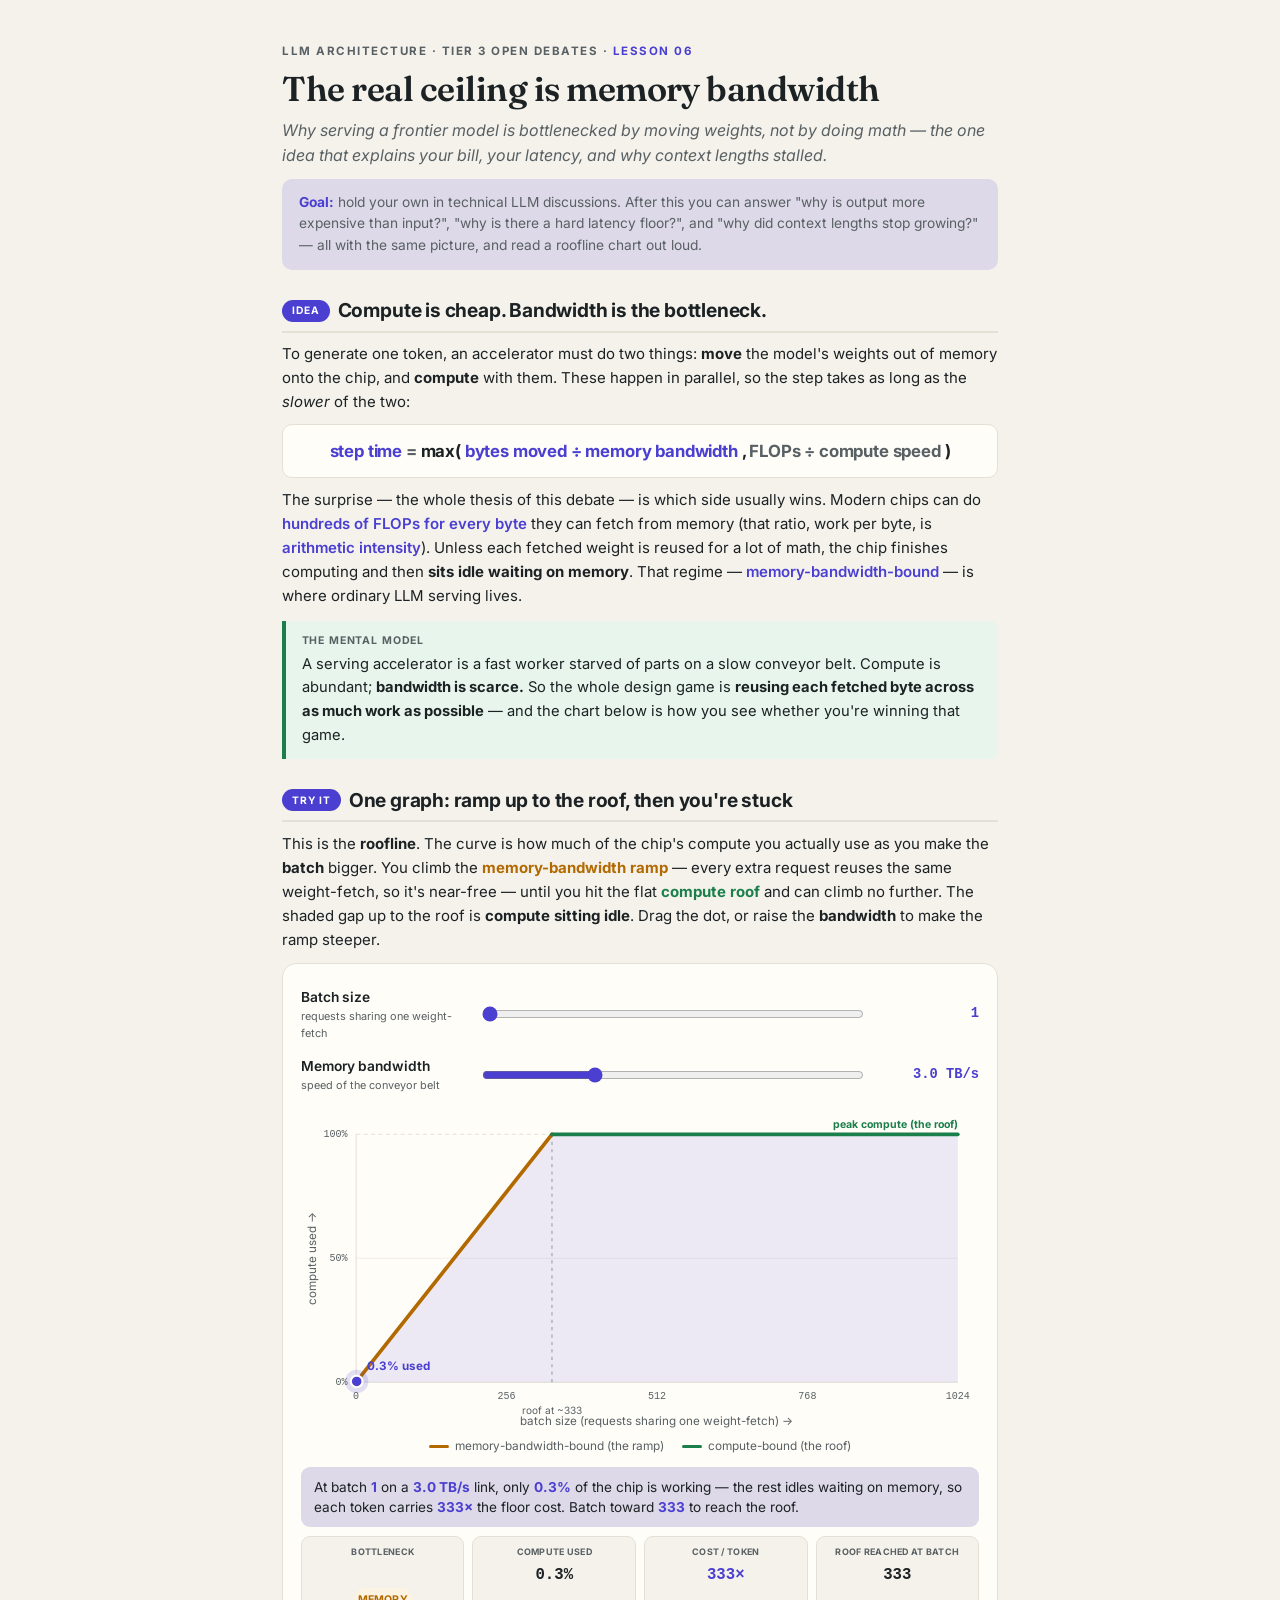
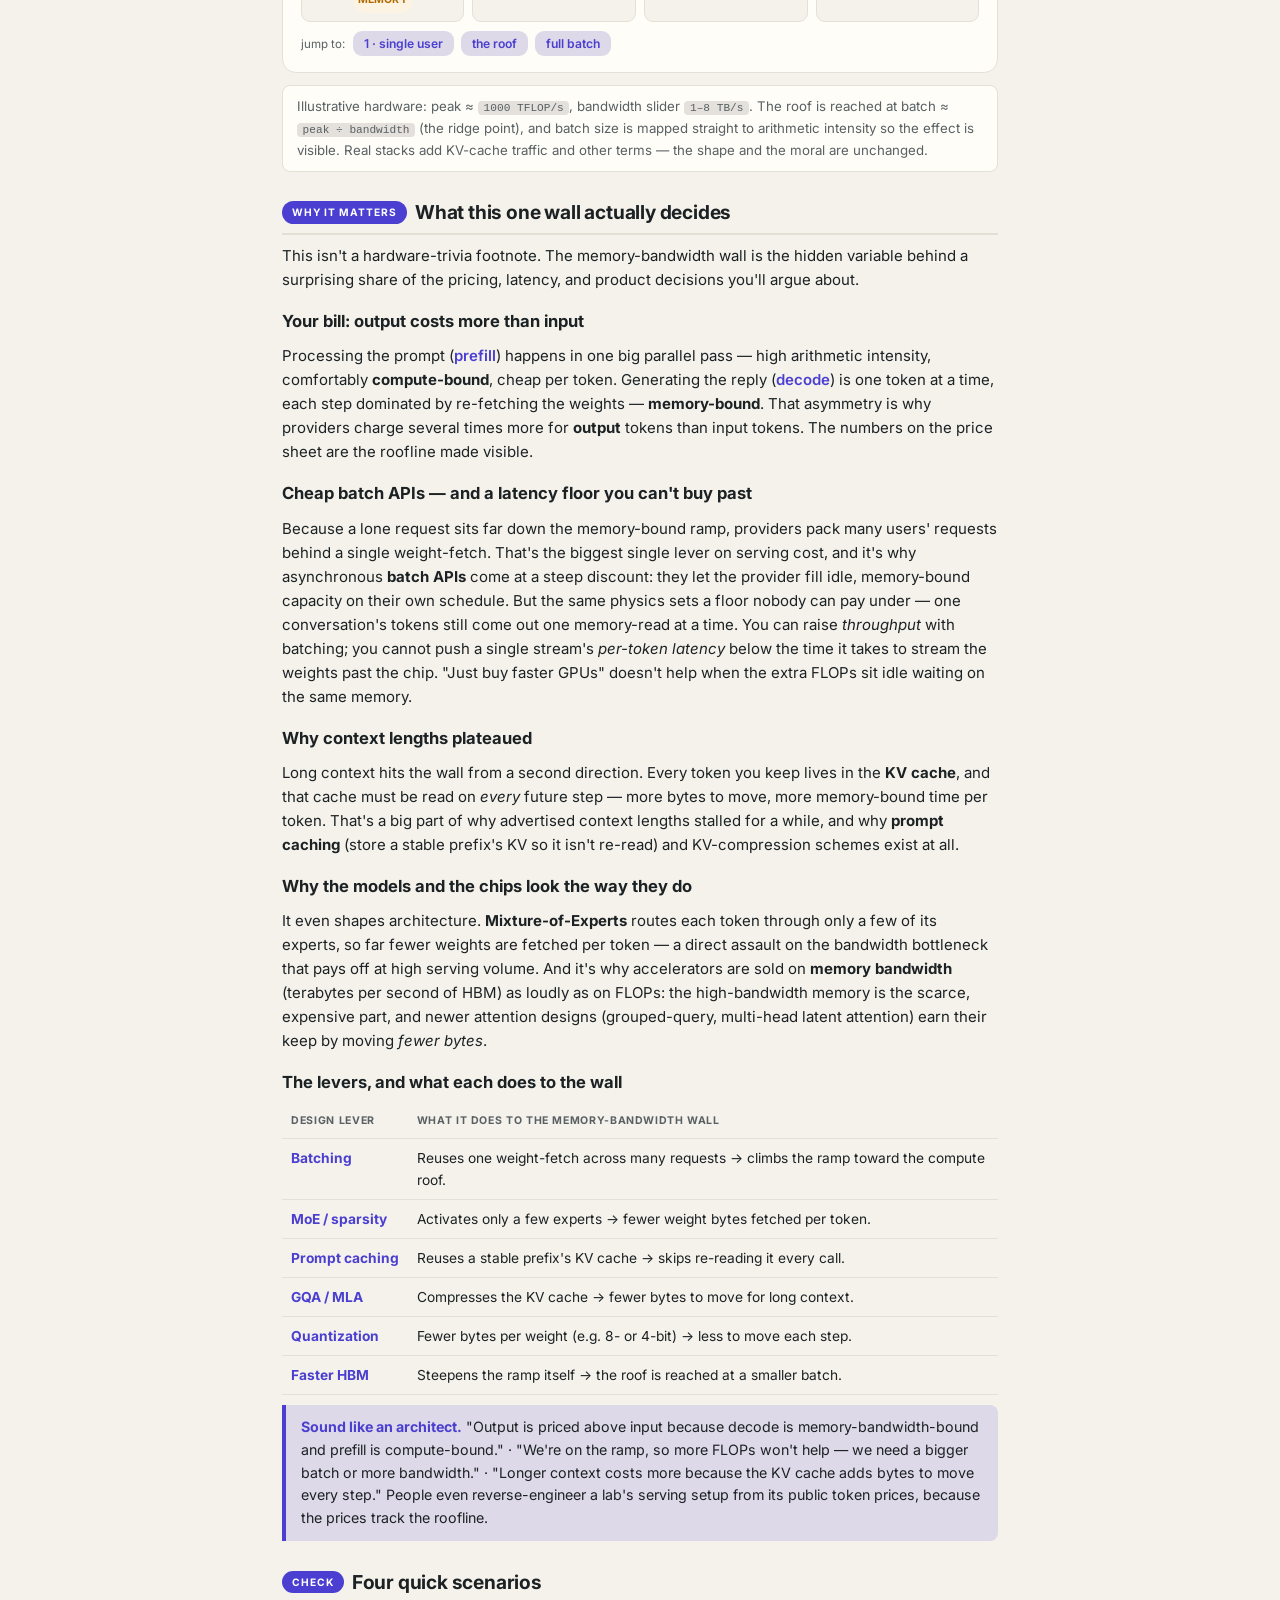
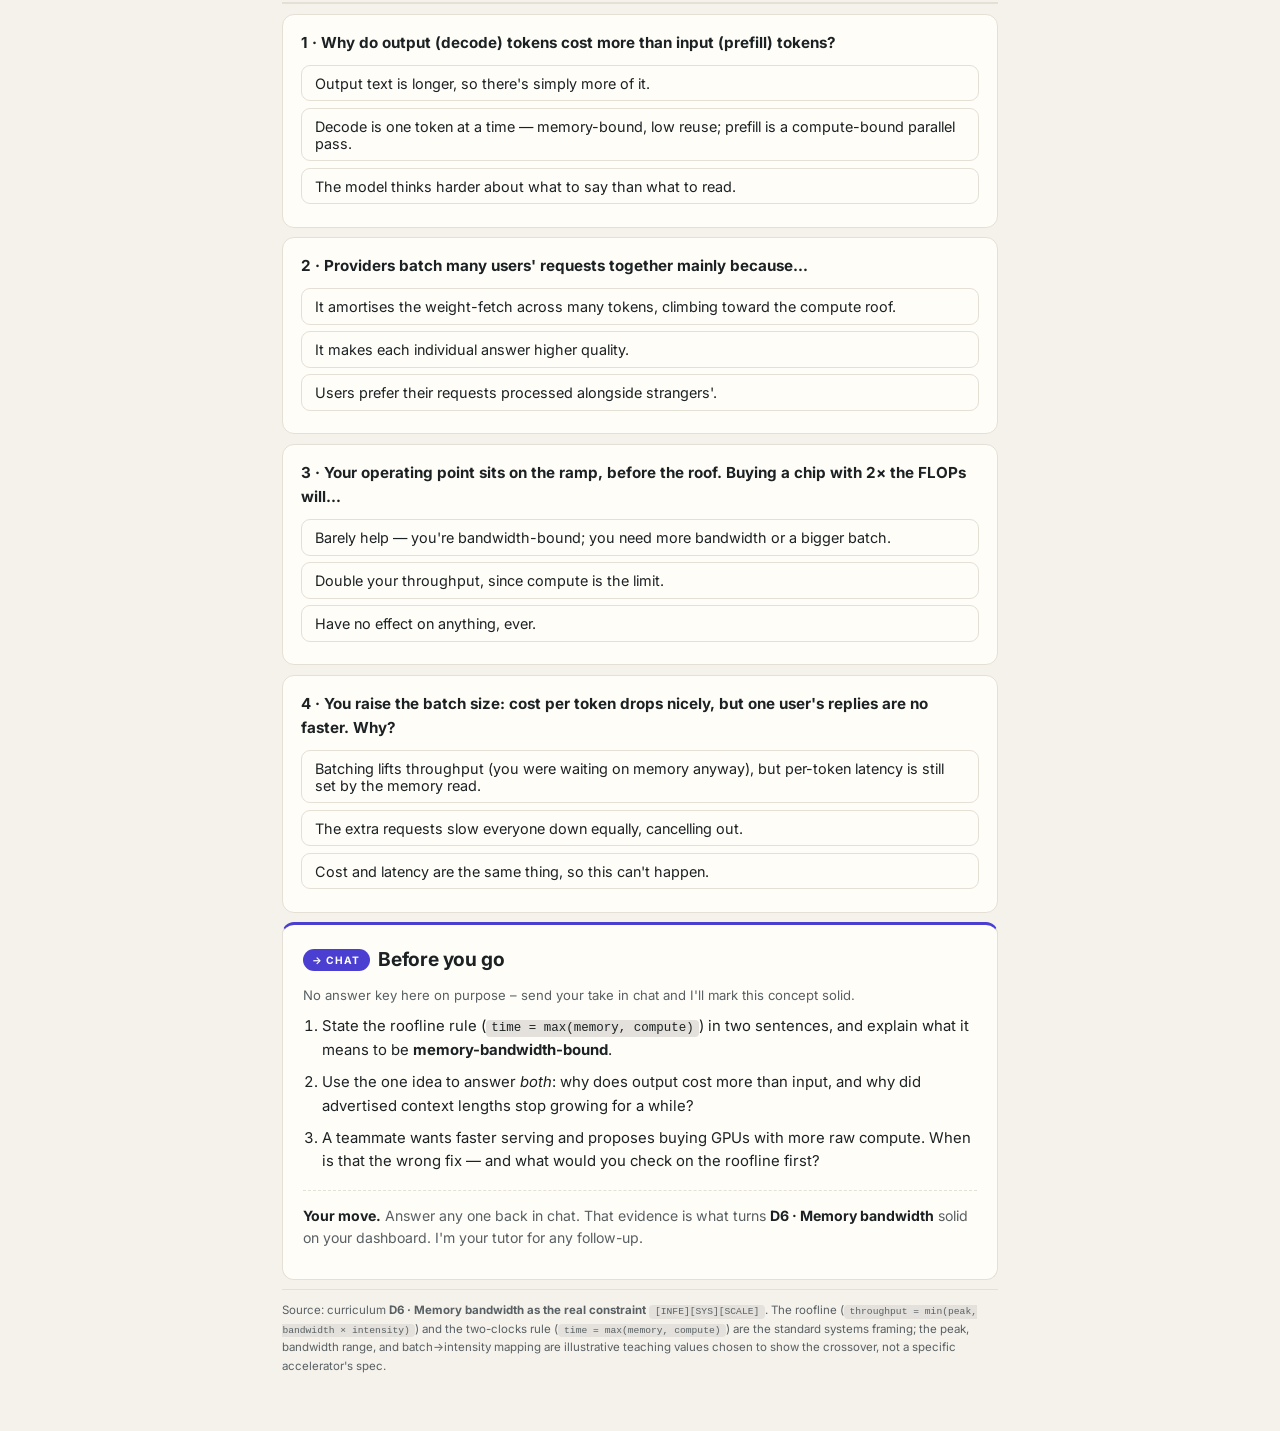
<file: demo/0006-memory-bandwidth.html>
<!DOCTYPE html>
<html lang="en">
<head>
<meta charset="UTF-8">
<meta name="viewport" content="width=device-width, initial-scale=1.0">
<title>Why memory bandwidth is the real ceiling</title>
<link href="https://fonts.googleapis.com/css2?family=Fraunces:opsz,wght@9..144,400;9..144,600&family=Inter:wght@400;500;600;700&display=swap" rel="stylesheet">
<style>
/* ============================================================================
   STUDY WORKSPACE · SHARED STYLE REFERENCE  (style only — the furniture, not the teaching)
   ----------------------------------------------------------------------------
   One visual system for EVERY HTML artifact in a study workspace: lessons,
   references (glossary / cards), and the progress dashboard. It styles the shell
   around your content; it never dictates structure, section order, or which
   interaction to build. The point of HTML is to SHOW a concept — build the
   tightest visual mechanic the idea deserves and theme it with the tokens below.

   USE
     1. Paste this whole block into the artifact's <style> (artifacts stay
        self-contained single files).
     2. Load the fonts once in <head> (this file names them, does not fetch them):
        <link href="https://fonts.googleapis.com/css2?family=Fraunces:opsz,wght@9..144,400;9..144,600&family=Inter:wght@400;500;600;700&display=swap" rel="stylesheet">
     3. Wrap content and set ONE accent per curriculum:
        <body class="ws" data-accent="cobalt">   (cobalt|teal|cyan|indigo|violet|slate)
        Signal a tier/level via the kicker label + a badge, NOT by recolouring.

   Semantic colours are FIXED under every accent: right=green, wrong=red, warn=amber.
   Accents are AA-contrast-checked on the paper; new hues must pass white-on-accent
   and accent-on-paper. The component classes are an optional, non-exhaustive kit —
   reach past them whenever a bespoke visual teaches better.
   ============================================================================ */

:root{font-size:16px;--paper:#f5f2ec;--card:#fffdf8;--ink:#1c2224;--muted:#586063;--border:#e5e0d6;--serif:"Fraunces",Georgia,serif;--sans:"Inter",system-ui,sans-serif;--mono:"SF Mono",ui-monospace,monospace}

:root{
  --good:#1a7f4b; --good-soft:#e7f5ec; --bad:#c0392b; --bad-soft:#fbeae8; --warn:#b26a00; --warn-soft:#fdf3e3;
  --accent:#2a4fcf; --accent-soft:#e9ecf7; --accent-mid:#8a97e0;
}
[data-accent="cobalt"]{--accent:#2a4fcf}[data-accent="teal"]{--accent:#0c6e77}[data-accent="cyan"]{--accent:#0e7490}[data-accent="indigo"]{--accent:#4a3fd0}[data-accent="violet"]{--accent:#6a3dd6}[data-accent="slate"]{--accent:#3f5063}
[data-accent]{--accent-soft:color-mix(in srgb,var(--accent) 14%,var(--paper));--accent-mid:color-mix(in srgb,var(--accent) 55%,#fff)}

*{box-sizing:border-box}
body{background:var(--paper);color:var(--ink);font-family:var(--sans);margin:0;line-height:1.6;-webkit-font-smoothing:antialiased}

/* base reading wrapper: ONE shared measure so every artifact lines up — same column
   width, centering and page padding across lessons, references and the dashboard.
   rem-anchored headings stay put, running text is smaller. Do not override per-file. */
.ws{font-size:.9375rem;max-width:760px;margin:0 auto;padding:2rem 1.4rem 3rem}

/* type */
.ws h1{font-family:var(--serif);font-weight:600;font-size:2.15rem;line-height:1.12;letter-spacing:-.015em;margin:.3rem 0 .2rem;color:var(--ink)}
.ws h2{font-family:var(--sans);font-weight:700;font-size:1.2rem;margin:1.6rem 0 .55rem;padding-bottom:.3rem;border-bottom:2px solid var(--border);display:flex;align-items:center;gap:.5rem;letter-spacing:-.01em}
.ws h3{font-family:var(--sans);font-weight:700;font-size:1.04rem;margin:1rem 0 .35rem}
.kicker{font-family:var(--sans);font-size:.72rem;letter-spacing:.13em;text-transform:uppercase;color:var(--muted);font-weight:700}
.kicker .accent{color:var(--accent)}
.sub{font-family:var(--sans);color:var(--muted);font-style:italic;font-size:1rem;margin:0 0 .2rem}
.lead{font-size:.98rem}
.ws p{margin:.6rem 0}
em.term{font-style:normal;font-weight:600;color:var(--accent)}
.small{font-size:.82rem;color:var(--muted)}
code{font-family:var(--mono);font-size:.84em;background:color-mix(in srgb,var(--ink) 8%,var(--paper));padding:.08rem .35rem;border-radius:4px}

/* badges + tags */
.badge{font-family:var(--sans);font-size:.64rem;font-weight:700;letter-spacing:.1em;text-transform:uppercase;color:#fff;background:var(--accent);border-radius:99px;padding:.18rem .6rem;white-space:nowrap}
.tag{font-family:var(--sans);font-size:.68rem;font-weight:700;color:var(--accent);background:var(--accent-soft);border-radius:99px;padding:.12rem .5rem;white-space:nowrap}

/* boxes */
.goal{font-family:var(--sans);font-size:.86rem;line-height:1.55;color:var(--muted);background:var(--accent-soft);border-radius:10px;padding:.85rem 1.05rem}
.goal b{color:var(--accent)}
.card{background:var(--card);border:1px solid var(--border);border-radius:12px;padding:.9rem 1.1rem;margin:.8rem 0}
.card .hd{font-family:var(--sans);font-weight:700;font-size:.9rem;margin-bottom:.3rem}
.callout{font-family:var(--sans);font-size:.92rem;border-left:4px solid var(--accent);background:var(--accent-soft);border-radius:0 8px 8px 0;padding:.75rem .95rem;margin:.8rem 0}
.callout.key{border-color:var(--good);background:var(--good-soft)}
.callout.warn{border-color:var(--warn);background:var(--warn-soft)}
.callout .lbl{font-size:.66rem;font-weight:700;letter-spacing:.08em;text-transform:uppercase;display:block;margin-bottom:.2rem;color:var(--muted)}
.note{font-family:var(--sans);font-size:.83rem;color:var(--muted);background:var(--card);border:1px solid var(--border);border-radius:8px;padding:.6rem .85rem;margin:.8rem 0}
blockquote.quote{font-family:var(--serif);font-style:italic;font-size:1.02rem;color:var(--ink);border-left:3px solid var(--accent-mid);margin:.8rem 0;padding:.2rem 0 .2rem 1rem}
blockquote.quote cite{display:block;font-family:var(--sans);font-style:normal;font-size:.78rem;color:var(--muted);margin-top:.35rem}

/* key-value + lists */
dl.kv{font-family:var(--sans);font-size:.88rem;margin:.6rem 0;display:grid;grid-template-columns:auto 1fr;gap:.3rem .8rem}
dl.kv dt{font-weight:700;color:var(--accent);white-space:nowrap}
dl.kv dd{margin:0}
ol.steps{list-style:none;counter-reset:s;font-family:var(--sans);font-size:.9rem;padding:0;margin:.6rem 0}
ol.steps li{counter-increment:s;position:relative;padding-left:2rem;margin:.5rem 0}
ol.steps li::before{content:counter(s);position:absolute;left:0;top:-.1rem;width:1.4rem;height:1.4rem;border-radius:99px;background:var(--accent-soft);color:var(--accent);font-weight:700;font-size:.78rem;display:flex;align-items:center;justify-content:center}
ul.ticks{list-style:none;font-family:var(--sans);font-size:.9rem;padding:0;margin:.6rem 0}
ul.ticks li{position:relative;padding-left:1.5rem;margin:.4rem 0}
ul.ticks li::before{content:"\2713";position:absolute;left:0;color:var(--good);font-weight:700}

/* table */
table.kit{width:100%;border-collapse:collapse;margin:.6rem 0;font-family:var(--sans);font-size:.86rem}
table.kit th,table.kit td{text-align:left;padding:.5rem .55rem;border-bottom:1px solid var(--border);vertical-align:top}
table.kit th{font-size:.66rem;letter-spacing:.06em;text-transform:uppercase;color:var(--muted)}
table.kit td:first-child{font-weight:700;white-space:nowrap;color:var(--accent)}

/* glossary */
dl.gloss{margin:.4rem 0}
dl.gloss dt{font-family:var(--sans);font-weight:700;margin-top:.8rem;font-size:.94rem;color:var(--ink)}
dl.gloss dd{margin:.2rem 0 0;font-size:.88rem;color:var(--ink)}
.cid{font-family:var(--mono);font-size:.68rem;font-weight:600;color:var(--accent);background:var(--accent-soft);padding:.08rem .4rem;border-radius:99px;margin-left:.4rem;white-space:nowrap}
.st{font-family:var(--sans);font-size:.62rem;font-weight:700;letter-spacing:.04em;text-transform:uppercase;padding:.08rem .4rem;border-radius:99px;margin-left:.35rem;background:var(--good-soft);color:var(--good)}

/* reference card: equation, litmus, durable/brittle columns */
.eq{font-family:var(--sans);font-weight:700;text-align:center;font-size:1.05rem;background:var(--card);border:1px solid var(--border);border-radius:10px;padding:.8rem;margin:.4rem 0 .3rem;letter-spacing:-.01em}
.eq .m{color:var(--muted)} .eq .h{color:var(--accent)}
.litmus{font-family:var(--sans);background:var(--accent-soft);border-left:4px solid var(--accent);border-radius:0 8px 8px 0;padding:.7rem .9rem;margin:.5rem 0;font-size:.89rem}
.litmus b{color:var(--accent)}
.cols{display:grid;grid-template-columns:1fr 1fr;gap:.8rem;margin:.6rem 0}
.box{background:var(--card);border:1px solid var(--border);border-radius:10px;padding:.8rem .95rem;font-family:var(--sans)}
.box.dur{border-top:3px solid var(--good)} .box.bri{border-top:3px solid var(--bad)}
.box h3{margin:.1rem 0 .4rem;font-size:.9rem} .box.dur h3{color:var(--good)} .box.bri h3{color:var(--bad)}
.box ul{margin:.2rem 0 0;padding-left:1.1rem;font-size:.82rem} .box li{margin:.22rem 0}

/* progress dashboard */
.dash{font-family:var(--sans);margin:.5rem 0}
.dash .row{display:grid;grid-template-columns:15rem 1fr 6.4rem;align-items:center;gap:.7rem;margin:.5rem 0}
.dash .t{font-size:.85rem;font-weight:600}
.meter{height:8px;background:color-mix(in srgb,var(--ink) 9%,var(--paper));border-radius:99px;overflow:hidden}
.meter>i{display:block;height:100%;border-radius:99px;background:var(--accent)}
.fill-good{background:var(--good)!important} .fill-acc{background:var(--accent)!important}
.fill-warn{background:var(--warn)!important} .fill-none{background:transparent!important}
.pill{font-family:var(--sans);font-size:.62rem;font-weight:700;letter-spacing:.03em;text-transform:uppercase;text-align:center;padding:.2rem .15rem;border-radius:99px;border:1px solid transparent}
.p-solid{background:var(--good-soft);color:var(--good)}
.p-dev{background:var(--accent-soft);color:var(--accent)}
.p-shaky{background:var(--warn-soft);color:var(--warn)}
.p-none{background:transparent;color:var(--muted);border-color:var(--border)}

/* reveal-to-learn */
.reveal{font-family:var(--sans);font-size:.84rem;font-weight:600;color:var(--accent);background:var(--accent-soft);border:none;border-radius:8px;padding:.45rem .8rem;cursor:pointer;margin-top:.5rem}
.reveal:hover{filter:brightness(.97)}
.answer{display:none;margin-top:.6rem;padding:.7rem .9rem;background:var(--card);border:1px dashed var(--accent);border-radius:8px;font-size:.92rem}
.answer.show{display:block}

/* quiz (one example mechanic — not a default) */
.quiz{background:var(--card);border:1px solid var(--border);border-radius:12px;padding:1rem 1.1rem;margin:.6rem 0}
.quiz .q{font-family:var(--sans);font-weight:700;font-size:.95rem;margin:0 0 .6rem}
.opt{font-family:var(--sans);font-size:.9rem;display:block;width:100%;text-align:left;background:var(--card);border:1.5px solid var(--border);border-radius:9px;padding:.55rem .8rem;margin:.4rem 0;cursor:pointer;transition:.13s;color:var(--ink)}
.opt:hover{border-color:var(--accent)}
.opt.correct{background:var(--good-soft);border-color:var(--good);color:var(--good);font-weight:700}
.opt.wrong{background:var(--bad-soft);border-color:var(--bad);color:var(--bad)}
.fb{font-family:var(--sans);font-size:.86rem;margin-top:.6rem;padding:.55rem .8rem;border-radius:8px;display:none}
.fb.show{display:block}.fb.ok{background:var(--good-soft);color:var(--good)}.fb.no{background:var(--bad-soft);color:var(--bad)}

/* accent controls for custom interactions */
.btn{font-family:var(--sans);font-weight:600;font-size:.88rem;border:none;border-radius:9px;padding:.5rem 1rem;cursor:pointer;background:var(--accent);color:#fff}
.btn.ghost{background:var(--accent-soft);color:var(--accent)}
input[type=range]{accent-color:var(--accent);width:100%}

/* closing self-check */
.selfcheck{background:var(--card);border:1px solid var(--border);border-top:3px solid var(--accent);border-radius:12px;padding:1.2rem;margin:.6rem 0}
.selfcheck h2{margin-top:0;border:none;padding:0}
.selfcheck ol{font-family:var(--sans);font-size:.93rem;margin:.3rem 0 1rem;padding-left:1.2rem}
.selfcheck li{margin:.5rem 0}
.handoff{font-family:var(--sans);font-size:.88rem;color:var(--muted);border-top:1px dashed var(--border);padding-top:.85rem;margin:0}
.handoff b{color:var(--ink)}
.src{font-family:var(--sans);font-size:.72rem;color:var(--muted);margin-top:1.4rem;border-top:1px solid var(--border);padding-top:.7rem}

@media(max-width:560px){.cols{grid-template-columns:1fr}.dash .row{grid-template-columns:10rem 1fr 5.4rem}}
@media print{body{background:#fff}.reveal{display:none}.answer{display:block}.card,.quiz,.cols{break-inside:avoid}}
</style>
<style>
/* lesson-specific: one clean roofline (ramp-to-roof) */
.simwrap{background:var(--card);border:1px solid var(--border);border-radius:14px;padding:1.05rem 1.1rem .95rem;margin:.7rem 0 .3rem}
.sliders{display:grid;gap:.15rem;margin-bottom:.7rem}
.ctrl{display:grid;grid-template-columns:10.5rem 1fr 6.6rem;align-items:center;gap:.7rem;font-family:var(--sans);font-size:.86rem;margin:.32rem 0}
.ctrl .lab{font-weight:600}
.ctrl .lab small{display:block;font-weight:400;font-size:.68rem;color:var(--muted)}
.ctrl output{font-family:var(--mono);color:var(--accent);font-weight:700;text-align:right}

.rfwrap{position:relative;width:100%;cursor:ew-resize;touch-action:none;user-select:none}
.rf{display:block;width:100%;height:auto}
.glegend{display:flex;flex-wrap:wrap;gap:.2rem 1.1rem;font-family:var(--sans);font-size:.74rem;color:var(--muted);margin:.5rem 0 .1rem;justify-content:center}
.glegend span{display:inline-flex;align-items:center;gap:.4rem}
.glegend .ln{width:20px;height:0;border-top-width:3px;border-top-style:solid;border-radius:2px}

.narrate{font-family:var(--sans);font-size:.85rem;line-height:1.5;color:var(--ink);background:var(--accent-soft);border-radius:9px;padding:.6rem .8rem;margin:.7rem 0 .3rem}
.narrate b{color:var(--accent)}

.reads{display:grid;grid-template-columns:repeat(4,1fr);gap:.5rem;margin:.55rem 0 .1rem}
.read{background:var(--paper);border:1px solid var(--border);border-radius:9px;padding:.5rem .45rem;text-align:center}
.read .k{font-family:var(--sans);font-size:.56rem;font-weight:700;letter-spacing:.03em;text-transform:uppercase;color:var(--muted);display:block;margin-bottom:.18rem}
.read .v{font-family:var(--mono);font-size:.98rem;font-weight:700;color:var(--ink)}
.regime{font-family:var(--sans);font-size:.66rem;font-weight:700;letter-spacing:.02em;text-transform:uppercase;padding:.24rem .3rem;border-radius:99px;display:inline-block}
.regime.mem{background:var(--warn-soft);color:var(--warn)}
.regime.cmp{background:var(--good-soft);color:var(--good)}
.read.costv .v{color:var(--accent)}
.presets{display:flex;gap:.4rem;flex-wrap:wrap;margin:.6rem 0 0;align-items:center}
.presets .plab{font-family:var(--sans);font-size:.72rem;color:var(--muted);margin-right:.1rem}
.presets .btn{font-size:.76rem;padding:.32rem .7rem}
@media(max-width:560px){.ws{padding-left:1.1rem;padding-right:1.1rem}.reads{grid-template-columns:1fr 1fr}.ctrl{grid-template-columns:1fr auto;grid-template-areas:"lab val" "sld sld";gap:.15rem .6rem}.ctrl .lab{grid-area:lab}.ctrl output{grid-area:val;align-self:center;text-align:right}.ctrl input[type=range]{grid-area:sld;width:100%;height:1.7rem;margin-top:.15rem}}
</style>
</head>
<body class="ws" data-accent="indigo">

<p class="kicker">LLM Architecture · Tier 3 Open Debates · <span class="accent">Lesson 06</span></p>
<h1>The real ceiling is memory bandwidth</h1>
<p class="sub">Why serving a frontier model is bottlenecked by <em>moving weights</em>, not by doing math — the one idea that explains your bill, your latency, and why context lengths stalled.</p>

<div class="goal"><b>Goal:</b> hold your own in technical LLM discussions. After this you can answer "why is output more expensive than input?", "why is there a hard latency floor?", and "why did context lengths stop growing?" — all with the same picture, and read a roofline chart out loud.</div>

<h2><span class="badge">Idea</span> Compute is cheap. Bandwidth is the bottleneck.</h2>
<p>To generate one token, an accelerator must do two things: <b>move</b> the model's weights out of memory onto the chip, and <b>compute</b> with them. These happen in parallel, so the step takes as long as the <i>slower</i> of the two:</p>
<div class="eq"><span class="h">step time</span> <span class="m">=</span> max( <span class="h">bytes moved ÷ memory bandwidth</span> , <span class="m">FLOPs ÷ compute speed</span> )</div>
<p>The surprise — the whole thesis of this debate — is which side usually wins. Modern chips can do <em class="term">hundreds of FLOPs for every byte</em> they can fetch from memory (that ratio, work per byte, is <em class="term">arithmetic intensity</em>). Unless each fetched weight is reused for a lot of math, the chip finishes computing and then <b>sits idle waiting on memory</b>. That regime — <em class="term">memory-bandwidth-bound</em> — is where ordinary LLM serving lives.</p>

<div class="callout key"><span class="lbl">The mental model</span>A serving accelerator is a fast worker starved of parts on a slow conveyor belt. Compute is abundant; <b>bandwidth is scarce.</b> So the whole design game is <b>reusing each fetched byte across as much work as possible</b> — and the chart below is how you see whether you're winning that game.</div>

<h2><span class="badge">Try it</span> One graph: ramp up to the roof, then you're stuck</h2>
<p>This is the <b>roofline</b>. The curve is how much of the chip's compute you actually use as you make the <b>batch</b> bigger. You climb the <span style="color:var(--warn);font-weight:700">memory-bandwidth ramp</span> — every extra request reuses the same weight-fetch, so it's near-free — until you hit the flat <span style="color:var(--good);font-weight:700">compute roof</span> and can climb no further. The shaded gap up to the roof is <b>compute sitting idle</b>. Drag the dot, or raise the <b>bandwidth</b> to make the ramp steeper.</p>

<div class="simwrap">
  <div class="sliders">
    <div class="ctrl"><span class="lab">Batch size <small>requests sharing one weight-fetch</small></span><input type="range" id="batch" min="1" max="1024" step="1" value="1"><output id="batchV">1</output></div>
    <div class="ctrl"><span class="lab">Memory bandwidth <small>speed of the conveyor belt</small></span><input type="range" id="bw" min="1" max="8" step="0.5" value="3"><output id="bwV">3.0 TB/s</output></div>
  </div>

  <div class="rfwrap" id="rfwrap">
    <svg class="rf" id="rf" viewBox="0 0 640 300" preserveAspectRatio="xMidYMid meet" role="img" aria-label="Roofline: share of peak compute used as batch size grows, with a draggable operating point"></svg>
  </div>
  <div class="glegend">
    <span><span class="ln" style="border-color:var(--warn)"></span>memory-bandwidth-bound (the ramp)</span>
    <span><span class="ln" style="border-color:var(--good)"></span>compute-bound (the roof)</span>
  </div>

  <div class="narrate" id="narrate">…</div>

  <div class="reads">
    <div class="read"><span class="k">Bottleneck</span><br><span class="regime mem" id="rRegime">Memory</span></div>
    <div class="read"><span class="k">Compute used</span><span class="v" id="rUtil">0.3%</span></div>
    <div class="read costv"><span class="k">Cost / token</span><span class="v" id="rCost">333×</span></div>
    <div class="read"><span class="k">Roof reached at batch</span><span class="v" id="rRidge">333</span></div>
  </div>
  <div class="presets">
    <span class="plab">jump to:</span>
    <button class="btn ghost" data-b="1">1 · single user</button>
    <button class="btn ghost" data-b="ridge">the roof</button>
    <button class="btn ghost" data-b="1024">full batch</button>
  </div>
</div>
<div class="note">Illustrative hardware: peak ≈ <code>1000 TFLOP/s</code>, bandwidth slider <code>1–8 TB/s</code>. The roof is reached at batch ≈ <code>peak ÷ bandwidth</code> (the ridge point), and batch size is mapped straight to arithmetic intensity so the effect is visible. Real stacks add KV-cache traffic and other terms — the shape and the moral are unchanged.</div>

<h2><span class="badge">Why it matters</span> What this one wall actually decides</h2>
<p>This isn't a hardware-trivia footnote. The memory-bandwidth wall is the hidden variable behind a surprising share of the pricing, latency, and product decisions you'll argue about.</p>

<h3>Your bill: output costs more than input</h3>
<p>Processing the prompt (<em class="term">prefill</em>) happens in one big parallel pass — high arithmetic intensity, comfortably <b>compute-bound</b>, cheap per token. Generating the reply (<em class="term">decode</em>) is one token at a time, each step dominated by re-fetching the weights — <b>memory-bound</b>. That asymmetry is why providers charge several times more for <b>output</b> tokens than input tokens. The numbers on the price sheet are the roofline made visible.</p>

<h3>Cheap batch APIs — and a latency floor you can't buy past</h3>
<p>Because a lone request sits far down the memory-bound ramp, providers pack many users' requests behind a single weight-fetch. That's the biggest single lever on serving cost, and it's why asynchronous <b>batch APIs</b> come at a steep discount: they let the provider fill idle, memory-bound capacity on their own schedule. But the same physics sets a floor nobody can pay under — one conversation's tokens still come out one memory-read at a time. You can raise <i>throughput</i> with batching; you cannot push a single stream's <i>per-token latency</i> below the time it takes to stream the weights past the chip. "Just buy faster GPUs" doesn't help when the extra FLOPs sit idle waiting on the same memory.</p>

<h3>Why context lengths plateaued</h3>
<p>Long context hits the wall from a second direction. Every token you keep lives in the <b>KV cache</b>, and that cache must be read on <i>every</i> future step — more bytes to move, more memory-bound time per token. That's a big part of why advertised context lengths stalled for a while, and why <b>prompt caching</b> (store a stable prefix's KV so it isn't re-read) and KV-compression schemes exist at all.</p>

<h3>Why the models and the chips look the way they do</h3>
<p>It even shapes architecture. <b>Mixture-of-Experts</b> routes each token through only a few of its experts, so far fewer weights are fetched per token — a direct assault on the bandwidth bottleneck that pays off at high serving volume. And it's why accelerators are sold on <b>memory bandwidth</b> (terabytes per second of HBM) as loudly as on FLOPs: the high-bandwidth memory is the scarce, expensive part, and newer attention designs (grouped-query, multi-head latent attention) earn their keep by moving <i>fewer bytes</i>.</p>

<h3>The levers, and what each does to the wall</h3>
<table class="kit">
  <thead><tr><th>Design lever</th><th>What it does to the memory-bandwidth wall</th></tr></thead>
  <tbody>
    <tr><td>Batching</td><td>Reuses one weight-fetch across many requests → climbs the ramp toward the compute roof.</td></tr>
    <tr><td>MoE / sparsity</td><td>Activates only a few experts → fewer weight bytes fetched per token.</td></tr>
    <tr><td>Prompt caching</td><td>Reuses a stable prefix's KV cache → skips re-reading it every call.</td></tr>
    <tr><td>GQA / MLA</td><td>Compresses the KV cache → fewer bytes to move for long context.</td></tr>
    <tr><td>Quantization</td><td>Fewer bytes per weight (e.g. 8- or 4-bit) → less to move each step.</td></tr>
    <tr><td>Faster HBM</td><td>Steepens the ramp itself → the roof is reached at a smaller batch.</td></tr>
  </tbody>
</table>

<div class="litmus"><b>Sound like an architect.</b> "Output is priced above input because decode is memory-bandwidth-bound and prefill is compute-bound." · "We're on the ramp, so more FLOPs won't help — we need a bigger batch or more bandwidth." · "Longer context costs more because the KV cache adds bytes to move every step." People even reverse-engineer a lab's serving setup from its public token prices, because the prices track the roofline.</div>

<h2><span class="badge">Check</span> Four quick scenarios</h2>

<div class="quiz" data-exp="Decode generates one token at a time, reusing each fetched weight for very little math — deep in the memory-bound region, so most of the chip's compute idles while it waits on memory. Prefill crunches the whole prompt in one parallel, compute-bound pass. Same wall, opposite sides — which is exactly why output tokens are priced higher.">
  <p class="q">1 · Why do <b>output (decode) tokens</b> cost more than input (prefill) tokens?</p>
  <button class="opt" data-ok="0">Output text is longer, so there's simply more of it.</button>
  <button class="opt" data-ok="1">Decode is one token at a time — memory-bound, low reuse; prefill is a compute-bound parallel pass.</button>
  <button class="opt" data-ok="0">The model thinks harder about what to say than what to read.</button>
</div>

<div class="quiz" data-exp="Without a big batch, each fetched byte of weights is used for almost no math, so the expensive memory read is amortised over very few tokens. Batching packs many requests behind one weight-fetch, climbing the ramp toward the compute roof — the single biggest lever on serving cost.">
  <p class="q">2 · Providers batch many users' requests together mainly because…</p>
  <button class="opt" data-ok="1">It amortises the weight-fetch across many tokens, climbing toward the compute roof.</button>
  <button class="opt" data-ok="0">It makes each individual answer higher quality.</button>
  <button class="opt" data-ok="0">Users prefer their requests processed alongside strangers'.</button>
</div>

<div class="quiz" data-exp="On the roofline, an operating point on the ramp (left of the roof) is limited by the memory-bandwidth wall — buying more FLOPs won't help; you need more bandwidth or a bigger batch to raise arithmetic intensity. Only up on the flat roof does raw compute set the limit.">
  <p class="q">3 · Your operating point sits <b>on the ramp</b>, before the roof. Buying a chip with 2× the FLOPs will…</p>
  <button class="opt" data-ok="1">Barely help — you're bandwidth-bound; you need more bandwidth or a bigger batch.</button>
  <button class="opt" data-ok="0">Double your throughput, since compute is the limit.</button>
  <button class="opt" data-ok="0">Have no effect on anything, ever.</button>
</div>

<div class="quiz" data-exp="Below the roof you were memory-bound — waiting on memory anyway — so adding requests to the batch produces more tokens in the same step time: throughput rises and cost per token falls. But a single stream's tokens still emerge one memory-read at a time, so that one user's latency doesn't improve. Throughput and single-stream latency are different knobs.">
  <p class="q">4 · You raise the batch size: cost per token drops nicely, but one user's replies are <b>no faster</b>. Why?</p>
  <button class="opt" data-ok="1">Batching lifts throughput (you were waiting on memory anyway), but per-token latency is still set by the memory read.</button>
  <button class="opt" data-ok="0">The extra requests slow everyone down equally, cancelling out.</button>
  <button class="opt" data-ok="0">Cost and latency are the same thing, so this can't happen.</button>
</div>

<div class="selfcheck">
  <h2><span class="badge">→ chat</span> Before you go</h2>
  <p class="small">No answer key here on purpose – send your take in chat and I'll mark this concept solid.</p>
  <ol>
    <li>State the roofline rule (<code>time = max(memory, compute)</code>) in two sentences, and explain what it means to be <b>memory-bandwidth-bound</b>.</li>
    <li>Use the one idea to answer <i>both</i>: why does output cost more than input, and why did advertised context lengths stop growing for a while?</li>
    <li>A teammate wants faster serving and proposes buying GPUs with more raw compute. When is that the wrong fix — and what would you check on the roofline first?</li>
  </ol>
  <p class="handoff"><b>Your move.</b> Answer any one back in chat. That evidence is what turns <b>D6 · Memory bandwidth</b> solid on your dashboard. I'm your tutor for any follow-up.</p>
</div>

<p class="src">Source: curriculum <b>D6 · Memory bandwidth as the real constraint</b> <code>[INFE][SYS][SCALE]</code>. The roofline (<code>throughput = min(peak, bandwidth × intensity)</code>) and the two-clocks rule (<code>time = max(memory, compute)</code>) are the standard systems framing; the peak, bandwidth range, and batch→intensity mapping are illustrative teaching values chosen to show the crossover, not a specific accelerator's spec.</p>

<script>
(function(){
  // ---- illustrative hardware; units chosen so the roof is reached at batch = 1000/bw ----
  var PEAK_T=1000;          // peak compute, TFLOP/s (the roof = 100% used)
  var BMAX=1024;            // batch slider max
  var batchEl=document.getElementById("batch"),
      batchV=document.getElementById("batchV"),
      bwEl=document.getElementById("bw"),
      bwV=document.getElementById("bwV"),
      rRegime=document.getElementById("rRegime"),
      rUtil=document.getElementById("rUtil"),
      rCost=document.getElementById("rCost"),
      rRidge=document.getElementById("rRidge"),
      narrate=document.getElementById("narrate"),
      rf=document.getElementById("rf"),
      rfwrap=document.getElementById("rfwrap");
  var NS="http://www.w3.org/2000/svg";

  function bw(){return parseFloat(bwEl.value);}
  function ridge(){return 1000/bw();}                 // batch at which compute saturates
  function util(b){return Math.min(1,b/ridge());}     // fraction of peak compute used
  function fmtPct(u){var v=u*100;return (v>=10?Math.round(v):v.toFixed(1))+"%";}
  function fmtX(c){return (c>=10?Math.round(c):c.toFixed(1))+"×";}

  // ---- geometry (linear axes) ----
  var W=640,H=300,padL=52,padR=20,padT=22,padB=44;
  var plotW=W-padL-padR, plotH=H-padT-padB;
  function X(b){return padL + (b/BMAX)*plotW;}
  function Y(u){return padT + plotH - u*plotH;}       // u in 0..1
  function el(tag,a){var e=document.createElementNS(NS,tag);for(var k in a)e.setAttribute(k,a[k]);return e;}
  function txt(x,y,s,o){o=o||{};var t=el("text",{x:x,y:y,fill:o.fill||"var(--muted)","font-size":o.fs||"10.5","font-family":o.ff||"var(--sans)","text-anchor":o.a||"start"});if(o.w)t.setAttribute("font-weight",o.w);if(o.tr)t.setAttribute("transform",o.tr);t.textContent=s;return t;}

  function draw(){
    var R=Math.min(ridge(),BMAX);      // batch where roof is hit (within range)
    var b=parseInt(batchEl.value,10);
    rf.innerHTML="";

    // frame
    rf.appendChild(el("line",{x1:padL,y1:padT+plotH,x2:padL+plotW,y2:padT+plotH,stroke:"var(--border)","stroke-width":1}));
    rf.appendChild(el("line",{x1:padL,y1:padT,x2:padL,y2:padT+plotH,stroke:"var(--border)","stroke-width":1}));
    // y gridlines + ticks (0/50/100)
    [0,0.5,1].forEach(function(u){
      if(u>0) rf.appendChild(el("line",{x1:padL,y1:Y(u),x2:padL+plotW,y2:Y(u),stroke:"var(--border)","stroke-width":1,opacity:u===1?".9":".5","stroke-dasharray":u===1?"4 3":"0"}));
      rf.appendChild(txt(padL-8,Y(u)+3,Math.round(u*100)+"%",{a:"end",ff:"var(--mono)",fs:"9.5"}));
    });
    rf.appendChild(txt(padL+plotW,Y(1)-6,"peak compute (the roof)",{a:"end",fill:"var(--good)",fs:"10",w:"700"}));
    // x ticks
    [0,256,512,768,1024].forEach(function(v){
      rf.appendChild(txt(X(v),padT+plotH+16,v,{a:"middle",ff:"var(--mono)",fs:"9.5"}));
    });

    // fill: compute you're actually using (area under the curve)
    rf.appendChild(el("path",{d:"M "+X(0)+" "+Y(0)+" L "+X(R)+" "+Y(1)+" L "+X(BMAX)+" "+Y(1)+" L "+X(BMAX)+" "+Y(0)+" Z",fill:"var(--accent)",opacity:".10"}));

    // the roofline: ramp (memory-bound) then roof (compute-bound)
    rf.appendChild(el("line",{x1:X(0),y1:Y(0),x2:X(R),y2:Y(1),stroke:"var(--warn)","stroke-width":3.5,"stroke-linecap":"round"}));
    rf.appendChild(el("line",{x1:X(R),y1:Y(1),x2:X(BMAX),y2:Y(1),stroke:"var(--good)","stroke-width":3.5,"stroke-linecap":"round"}));

    // ridge marker (where roof is reached)
    rf.appendChild(el("line",{x1:X(R),y1:Y(1),x2:X(R),y2:padT+plotH,stroke:"var(--muted)","stroke-width":1,"stroke-dasharray":"3 4",opacity:".55"}));
    rf.appendChild(txt(X(R),padT+plotH+30,"roof at ~"+Math.round(R),{a:"middle",fill:"var(--muted)",fs:"9.5"}));

    // axis titles
    rf.appendChild(txt(padL+plotW/2,H-4,"batch size  (requests sharing one weight-fetch) →",{a:"middle",fs:"11"}));
    rf.appendChild(txt(14,padT+plotH/2,"compute used →",{a:"middle",fs:"11",tr:"rotate(-90 14 "+(padT+plotH/2)+")"}));

    // operating point
    var u=util(b), px=X(b), py=Y(u);
    rf.appendChild(el("line",{x1:px,y1:py,x2:px,y2:padT+plotH,stroke:"var(--accent)","stroke-width":1,"stroke-dasharray":"4 4",opacity:".8"}));
    rf.appendChild(el("circle",{cx:px,cy:py,r:11,fill:"var(--accent)",opacity:".16"}));
    rf.appendChild(el("circle",{cx:px,cy:py,r:5.5,fill:"var(--accent)",stroke:"var(--card)","stroke-width":2}));
    // label at the dot
    var lx=Math.min(px+10,padL+plotW-4), anch=px>padL+plotW-70?"end":"start";
    if(px>padL+plotW-70) lx=px-10;
    rf.appendChild(txt(lx,Math.max(py-11,padT+11),fmtPct(u)+" used",{a:anch,fill:"var(--accent)",fs:"11",w:"700"}));
  }

  function render(){
    var b=parseInt(batchEl.value,10), R=ridge();
    batchV.textContent=b;
    bwV.textContent=bw().toFixed(1)+" TB/s";
    rRidge.textContent=Math.round(R);
    var u=util(b), memBound=b<R;
    rRegime.textContent=memBound?"Memory":"Compute";
    rRegime.className="regime "+(memBound?"mem":"cmp");
    rUtil.textContent=fmtPct(u);
    rCost.textContent=fmtX(1/u);
    if(memBound){
      narrate.innerHTML="At batch <b>"+b+"</b> on a <b>"+bw().toFixed(1)+" TB/s</b> link, only <b>"+fmtPct(u)+"</b> of the chip is working — the rest idles waiting on memory, so each token carries <b>"+fmtX(1/u)+"</b> the floor cost. Batch toward <b>"+Math.round(R)+"</b> to reach the roof.";
    } else {
      narrate.innerHTML="At batch <b>"+b+"</b> you're on the <b>roof</b>: compute is fully used (<b>"+fmtPct(u)+"</b>) and cost per token has bottomed out near <b>1×</b>. Bigger batches now just add latency — and the memory link has spare capacity.";
    }
    draw();
  }

  batchEl.addEventListener("input",render);
  bwEl.addEventListener("input",render);
  Array.prototype.forEach.call(document.querySelectorAll(".presets .btn"),function(p){
    p.addEventListener("click",function(){
      var v=p.getAttribute("data-b");
      batchEl.value = v==="ridge" ? Math.min(BMAX,Math.round(ridge())) : v;
      render();
    });
  });

  // drag the operating point (linear x → batch)
  function setFromClientX(clientX){
    var r=rf.getBoundingClientRect();
    var px=(clientX-r.left)/r.width*W;
    var b=Math.round((px-padL)/plotW*BMAX);
    batchEl.value=Math.max(1,Math.min(BMAX,b));
    render();
  }
  var dragging=false;
  rfwrap.addEventListener("pointerdown",function(e){dragging=true;rfwrap.setPointerCapture(e.pointerId);setFromClientX(e.clientX);e.preventDefault();});
  rfwrap.addEventListener("pointermove",function(e){if(dragging)setFromClientX(e.clientX);});
  rfwrap.addEventListener("pointerup",function(){dragging=false;});
  rfwrap.addEventListener("pointercancel",function(){dragging=false;});
  window.addEventListener("resize",draw);

  render();

  // quizzes (each independent; explanation carried on the .quiz element)
  Array.prototype.forEach.call(document.querySelectorAll(".quiz"),function(qz){
    var done=false, exp=qz.getAttribute("data-exp");
    Array.prototype.forEach.call(qz.querySelectorAll(".opt"),function(o){
      o.addEventListener("click",function(){
        if(done) return; done=true;
        var ok=o.getAttribute("data-ok")==="1";
        Array.prototype.forEach.call(qz.querySelectorAll(".opt"),function(xo){
          if(xo.getAttribute("data-ok")==="1") xo.classList.add("correct");
        });
        if(!ok) o.classList.add("wrong");
        var fb=qz.querySelector(".fb");
        if(!fb){ fb=document.createElement("div"); fb.className="fb"; qz.appendChild(fb); }
        fb.className="fb show "+(ok?"ok":"no");
        fb.innerHTML=(ok?"<b>Right.</b> ":"<b>Not quite.</b> ")+exp;
      });
    });
  });
})();
</script>
</body>
</html>
</file>
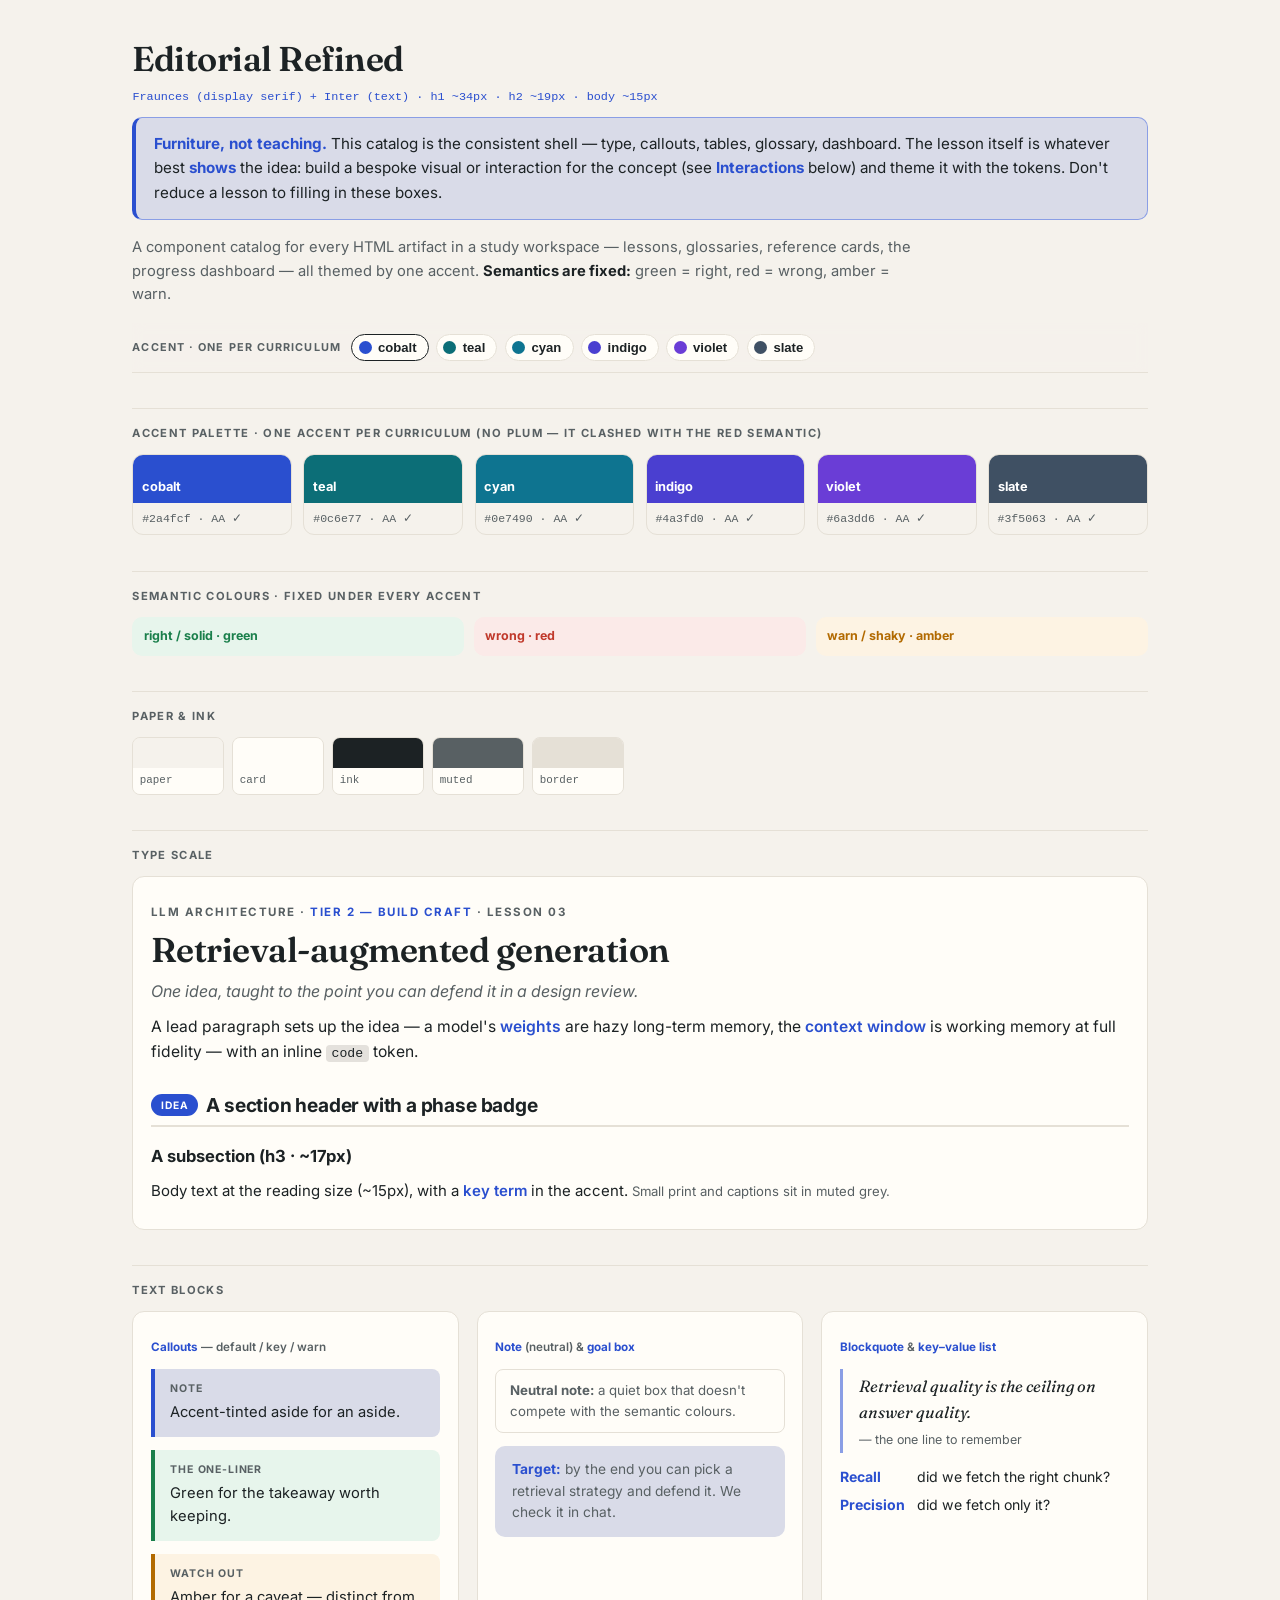
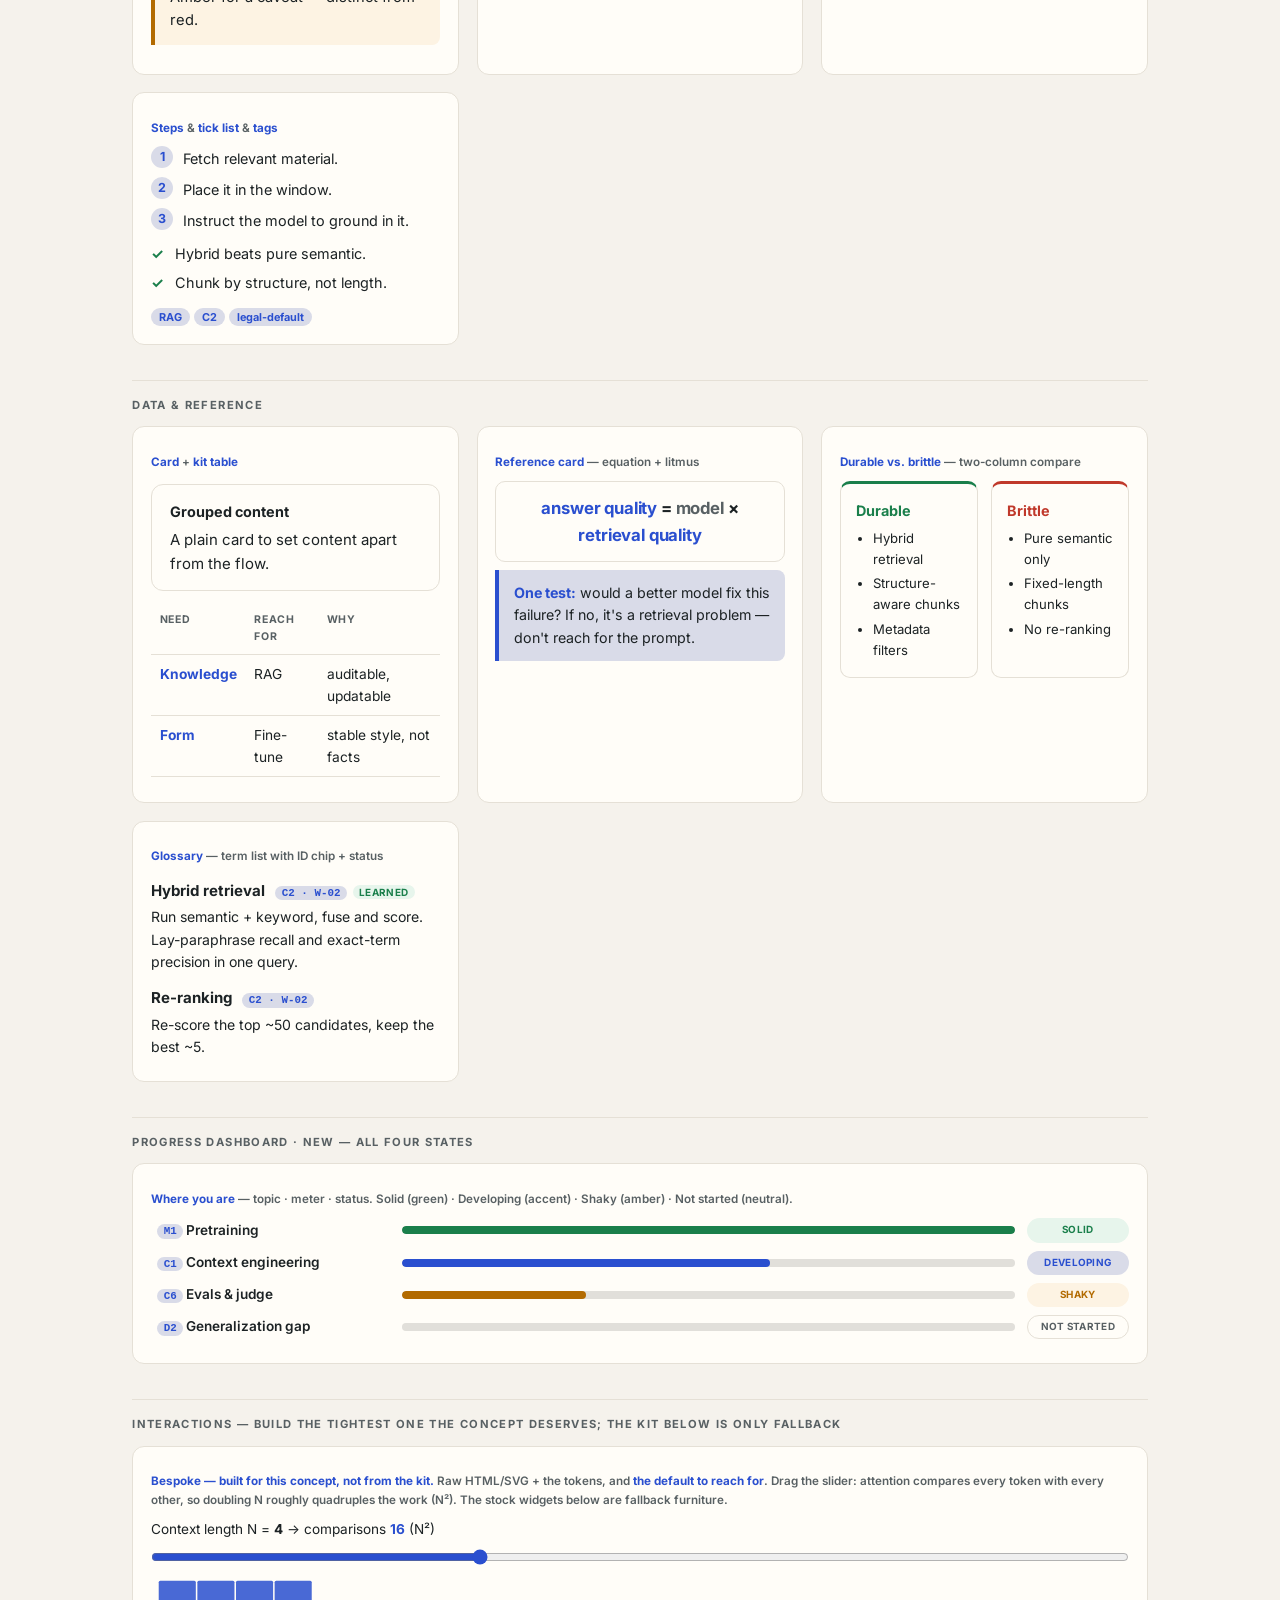
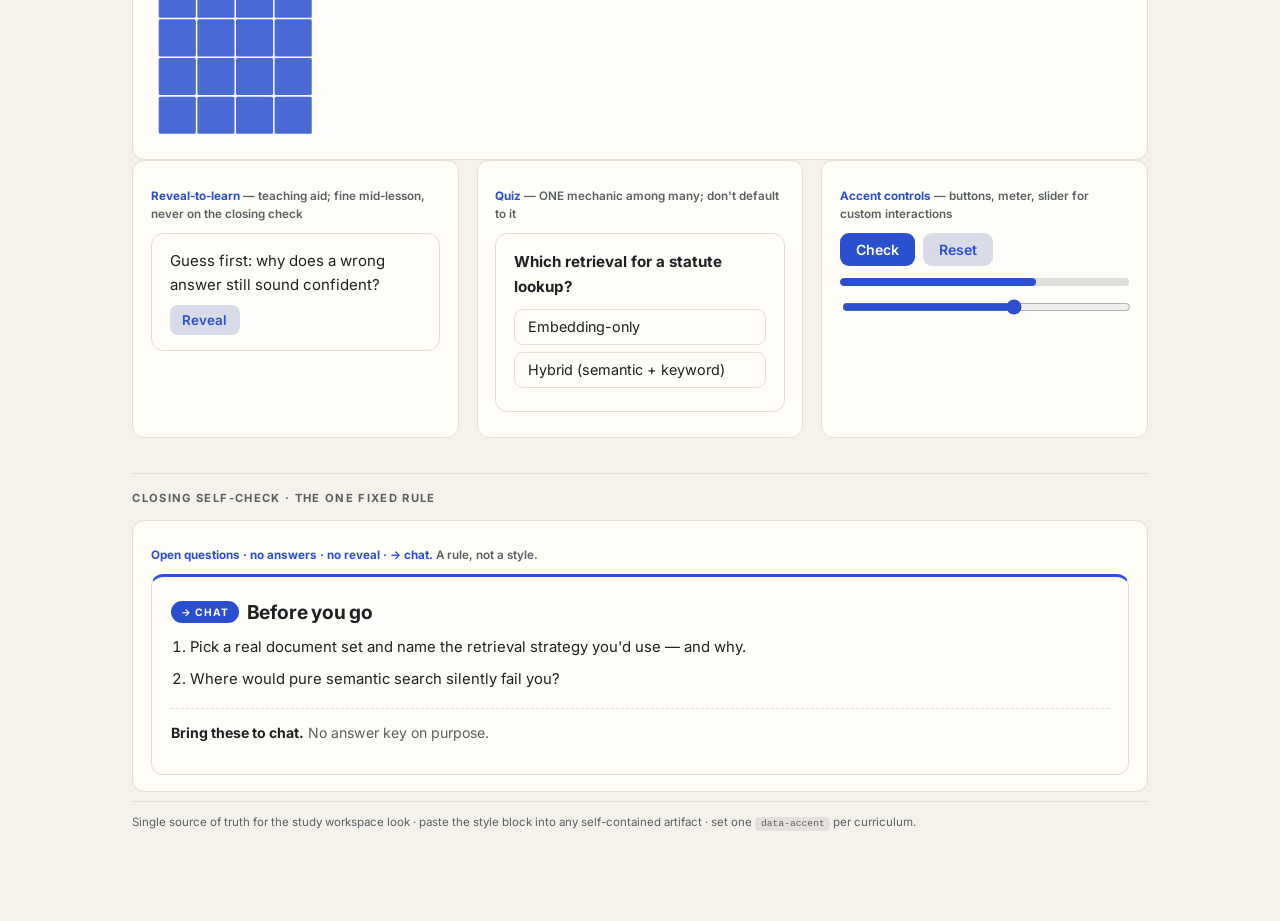
<file: skill/assets/style-guide.html>
<!DOCTYPE html>
<html lang="en">
<head>
<meta charset="UTF-8">
<meta name="viewport" content="width=device-width, initial-scale=1.0">
<title>Study style guide — Editorial Refined</title>
<link rel="preconnect" href="https://fonts.googleapis.com">
<link rel="preconnect" href="https://fonts.gstatic.com" crossorigin>
<link href="https://fonts.googleapis.com/css2?family=Fraunces:opsz,wght@9..144,400;9..144,600&family=Inter:wght@400;500;600;700&display=swap" rel="stylesheet">
<style>
:root{font-size:16px;--paper:#f5f2ec;--card:#fffdf8;--ink:#1c2224;--muted:#586063;--border:#e5e0d6;--serif:"Fraunces",Georgia,serif;--sans:"Inter",system-ui,sans-serif;--mono:"SF Mono",ui-monospace,monospace}

:root{
  --good:#1a7f4b; --good-soft:#e7f5ec; --bad:#c0392b; --bad-soft:#fbeae8; --warn:#b26a00; --warn-soft:#fdf3e3;
  --accent:#2a4fcf; --accent-soft:#e9ecf7; --accent-mid:#8a97e0;
}
[data-accent="cobalt"]{--accent:#2a4fcf}[data-accent="teal"]{--accent:#0c6e77}[data-accent="cyan"]{--accent:#0e7490}[data-accent="indigo"]{--accent:#4a3fd0}[data-accent="violet"]{--accent:#6a3dd6}[data-accent="slate"]{--accent:#3f5063}
[data-accent]{--accent-soft:color-mix(in srgb,var(--accent) 14%,var(--paper));--accent-mid:color-mix(in srgb,var(--accent) 55%,#fff)}

*{box-sizing:border-box}
body{background:var(--paper);color:var(--ink);font-family:var(--sans);margin:0;line-height:1.6;-webkit-font-smoothing:antialiased}

/* base reading wrapper: rem-anchored headings stay put, running text is smaller */
.ws{font-size:.9375rem}

/* type */
.ws h1{font-family:var(--serif);font-weight:600;font-size:2.15rem;line-height:1.12;letter-spacing:-.015em;margin:.3rem 0 .2rem;color:var(--ink)}
.ws h2{font-family:var(--sans);font-weight:700;font-size:1.2rem;margin:1.6rem 0 .55rem;padding-bottom:.3rem;border-bottom:2px solid var(--border);display:flex;align-items:center;gap:.5rem;letter-spacing:-.01em}
.ws h3{font-family:var(--sans);font-weight:700;font-size:1.04rem;margin:1rem 0 .35rem}
.kicker{font-family:var(--sans);font-size:.72rem;letter-spacing:.13em;text-transform:uppercase;color:var(--muted);font-weight:700}
.kicker .accent{color:var(--accent)}
.sub{font-family:var(--sans);color:var(--muted);font-style:italic;font-size:1rem;margin:0 0 .2rem}
.lead{font-size:.98rem}
.ws p{margin:.6rem 0}
em.term{font-style:normal;font-weight:600;color:var(--accent)}
.small{font-size:.82rem;color:var(--muted)}
code{font-family:var(--mono);font-size:.84em;background:color-mix(in srgb,var(--ink) 8%,var(--paper));padding:.08rem .35rem;border-radius:4px}

/* badges + tags */
.badge{font-family:var(--sans);font-size:.64rem;font-weight:700;letter-spacing:.1em;text-transform:uppercase;color:#fff;background:var(--accent);border-radius:99px;padding:.18rem .6rem;white-space:nowrap}
.tag{font-family:var(--sans);font-size:.68rem;font-weight:700;color:var(--accent);background:var(--accent-soft);border-radius:99px;padding:.12rem .5rem;white-space:nowrap}

/* boxes */
.goal{font-family:var(--sans);font-size:.86rem;line-height:1.55;color:var(--muted);background:var(--accent-soft);border-radius:10px;padding:.85rem 1.05rem}
.goal b{color:var(--accent)}
.card{background:var(--card);border:1px solid var(--border);border-radius:12px;padding:.9rem 1.1rem;margin:.8rem 0}
.card .hd{font-family:var(--sans);font-weight:700;font-size:.9rem;margin-bottom:.3rem}
.callout{font-family:var(--sans);font-size:.92rem;border-left:4px solid var(--accent);background:var(--accent-soft);border-radius:0 8px 8px 0;padding:.75rem .95rem;margin:.8rem 0}
.callout.key{border-color:var(--good);background:var(--good-soft)}
.callout.warn{border-color:var(--warn);background:var(--warn-soft)}
.callout .lbl{font-size:.66rem;font-weight:700;letter-spacing:.08em;text-transform:uppercase;display:block;margin-bottom:.2rem;color:var(--muted)}
.note{font-family:var(--sans);font-size:.83rem;color:var(--muted);background:var(--card);border:1px solid var(--border);border-radius:8px;padding:.6rem .85rem;margin:.8rem 0}
blockquote.quote{font-family:var(--serif);font-style:italic;font-size:1.02rem;color:var(--ink);border-left:3px solid var(--accent-mid);margin:.8rem 0;padding:.2rem 0 .2rem 1rem}
blockquote.quote cite{display:block;font-family:var(--sans);font-style:normal;font-size:.78rem;color:var(--muted);margin-top:.35rem}

/* key-value + lists */
dl.kv{font-family:var(--sans);font-size:.88rem;margin:.6rem 0;display:grid;grid-template-columns:auto 1fr;gap:.3rem .8rem}
dl.kv dt{font-weight:700;color:var(--accent);white-space:nowrap}
dl.kv dd{margin:0}
ol.steps{list-style:none;counter-reset:s;font-family:var(--sans);font-size:.9rem;padding:0;margin:.6rem 0}
ol.steps li{counter-increment:s;position:relative;padding-left:2rem;margin:.5rem 0}
ol.steps li::before{content:counter(s);position:absolute;left:0;top:-.1rem;width:1.4rem;height:1.4rem;border-radius:99px;background:var(--accent-soft);color:var(--accent);font-weight:700;font-size:.78rem;display:flex;align-items:center;justify-content:center}
ul.ticks{list-style:none;font-family:var(--sans);font-size:.9rem;padding:0;margin:.6rem 0}
ul.ticks li{position:relative;padding-left:1.5rem;margin:.4rem 0}
ul.ticks li::before{content:"\2713";position:absolute;left:0;color:var(--good);font-weight:700}

/* table */
table.kit{width:100%;border-collapse:collapse;margin:.6rem 0;font-family:var(--sans);font-size:.86rem}
table.kit th,table.kit td{text-align:left;padding:.5rem .55rem;border-bottom:1px solid var(--border);vertical-align:top}
table.kit th{font-size:.66rem;letter-spacing:.06em;text-transform:uppercase;color:var(--muted)}
table.kit td:first-child{font-weight:700;white-space:nowrap;color:var(--accent)}

/* glossary */
dl.gloss{margin:.4rem 0}
dl.gloss dt{font-family:var(--sans);font-weight:700;margin-top:.8rem;font-size:.94rem;color:var(--ink)}
dl.gloss dd{margin:.2rem 0 0;font-size:.88rem;color:var(--ink)}
.cid{font-family:var(--mono);font-size:.68rem;font-weight:600;color:var(--accent);background:var(--accent-soft);padding:.08rem .4rem;border-radius:99px;margin-left:.4rem;white-space:nowrap}
.st{font-family:var(--sans);font-size:.62rem;font-weight:700;letter-spacing:.04em;text-transform:uppercase;padding:.08rem .4rem;border-radius:99px;margin-left:.35rem;background:var(--good-soft);color:var(--good)}

/* reference card: equation, litmus, durable/brittle columns */
.eq{font-family:var(--sans);font-weight:700;text-align:center;font-size:1.05rem;background:var(--card);border:1px solid var(--border);border-radius:10px;padding:.8rem;margin:.4rem 0 .3rem;letter-spacing:-.01em}
.eq .m{color:var(--muted)} .eq .h{color:var(--accent)}
.litmus{font-family:var(--sans);background:var(--accent-soft);border-left:4px solid var(--accent);border-radius:0 8px 8px 0;padding:.7rem .9rem;margin:.5rem 0;font-size:.89rem}
.litmus b{color:var(--accent)}
.cols{display:grid;grid-template-columns:1fr 1fr;gap:.8rem;margin:.6rem 0}
.box{background:var(--card);border:1px solid var(--border);border-radius:10px;padding:.8rem .95rem;font-family:var(--sans)}
.box.dur{border-top:3px solid var(--good)} .box.bri{border-top:3px solid var(--bad)}
.box h3{margin:.1rem 0 .4rem;font-size:.9rem} .box.dur h3{color:var(--good)} .box.bri h3{color:var(--bad)}
.box ul{margin:.2rem 0 0;padding-left:1.1rem;font-size:.82rem} .box li{margin:.22rem 0}

/* progress dashboard */
.dash{font-family:var(--sans);margin:.5rem 0}
.dash .row{display:grid;grid-template-columns:15rem 1fr 6.4rem;align-items:center;gap:.7rem;margin:.5rem 0}
.dash .t{font-size:.85rem;font-weight:600}
.meter{height:8px;background:color-mix(in srgb,var(--ink) 9%,var(--paper));border-radius:99px;overflow:hidden}
.meter>i{display:block;height:100%;border-radius:99px;background:var(--accent)}
.fill-good{background:var(--good)!important} .fill-acc{background:var(--accent)!important}
.fill-warn{background:var(--warn)!important} .fill-none{background:transparent!important}
.pill{font-family:var(--sans);font-size:.62rem;font-weight:700;letter-spacing:.03em;text-transform:uppercase;text-align:center;padding:.2rem .15rem;border-radius:99px;border:1px solid transparent}
.p-solid{background:var(--good-soft);color:var(--good)}
.p-dev{background:var(--accent-soft);color:var(--accent)}
.p-shaky{background:var(--warn-soft);color:var(--warn)}
.p-none{background:transparent;color:var(--muted);border-color:var(--border)}

/* reveal-to-learn */
.reveal{font-family:var(--sans);font-size:.84rem;font-weight:600;color:var(--accent);background:var(--accent-soft);border:none;border-radius:8px;padding:.45rem .8rem;cursor:pointer;margin-top:.5rem}
.reveal:hover{filter:brightness(.97)}
.answer{display:none;margin-top:.6rem;padding:.7rem .9rem;background:var(--card);border:1px dashed var(--accent);border-radius:8px;font-size:.92rem}
.answer.show{display:block}

/* quiz (one example mechanic — not a default) */
.quiz{background:var(--card);border:1px solid var(--border);border-radius:12px;padding:1rem 1.1rem;margin:.6rem 0}
.quiz .q{font-family:var(--sans);font-weight:700;font-size:.95rem;margin:0 0 .6rem}
.opt{font-family:var(--sans);font-size:.9rem;display:block;width:100%;text-align:left;background:var(--card);border:1.5px solid var(--border);border-radius:9px;padding:.55rem .8rem;margin:.4rem 0;cursor:pointer;transition:.13s;color:var(--ink)}
.opt:hover{border-color:var(--accent)}
.opt.correct{background:var(--good-soft);border-color:var(--good);color:var(--good);font-weight:700}
.opt.wrong{background:var(--bad-soft);border-color:var(--bad);color:var(--bad)}
.fb{font-family:var(--sans);font-size:.86rem;margin-top:.6rem;padding:.55rem .8rem;border-radius:8px;display:none}
.fb.show{display:block}.fb.ok{background:var(--good-soft);color:var(--good)}.fb.no{background:var(--bad-soft);color:var(--bad)}

/* accent controls for custom interactions */
.btn{font-family:var(--sans);font-weight:600;font-size:.88rem;border:none;border-radius:9px;padding:.5rem 1rem;cursor:pointer;background:var(--accent);color:#fff}
.btn.ghost{background:var(--accent-soft);color:var(--accent)}
input[type=range]{accent-color:var(--accent);width:100%}

/* closing self-check */
.selfcheck{background:var(--card);border:1px solid var(--border);border-top:3px solid var(--accent);border-radius:12px;padding:1.2rem;margin:.6rem 0}
.selfcheck h2{margin-top:0;border:none;padding:0}
.selfcheck ol{font-family:var(--sans);font-size:.93rem;margin:.3rem 0 1rem;padding-left:1.2rem}
.selfcheck li{margin:.5rem 0}
.handoff{font-family:var(--sans);font-size:.88rem;color:var(--muted);border-top:1px dashed var(--border);padding-top:.85rem;margin:0}
.handoff b{color:var(--ink)}
.src{font-family:var(--sans);font-size:.72rem;color:var(--muted);margin-top:1.4rem;border-top:1px solid var(--border);padding-top:.7rem}

@media(max-width:560px){.cols{grid-template-columns:1fr}.dash .row{grid-template-columns:10rem 1fr 5.4rem}}
@media print{body{background:#fff}.reveal{display:none}.answer{display:block}.card,.quiz,.cols{break-inside:avoid}}

/* ---- style-guide chrome (NOT part of the reusable style) ---------------- */
.sg-wrap{max-width:1060px;margin:0 auto;padding:2.2rem 1.4rem 5rem}
.sg-h1{font-family:var(--serif);font-size:2rem;font-weight:600;letter-spacing:-.015em;margin:0 0 .3rem}
.sg-meta{font-family:var(--mono);font-size:.74rem;color:var(--accent);margin:0 0 .6rem}
.sg-note{color:var(--muted);max-width:50rem;margin:0 0 1rem;font-size:.92rem}
.sg-note b{color:var(--ink)}
.sg-banner{font-family:var(--sans);background:var(--accent-soft);border:1px solid var(--accent-mid);border-left:4px solid var(--accent);border-radius:10px;padding:.9rem 1.1rem;margin:.2rem 0 1rem;font-size:.95rem;color:var(--ink)}
.sg-banner b{color:var(--accent)}
.sg-bar{position:sticky;top:0;z-index:5;background:color-mix(in srgb,var(--paper) 86%,transparent);backdrop-filter:blur(6px);display:flex;gap:.45rem;align-items:center;flex-wrap:wrap;padding:.7rem 0;margin:1rem 0 1.2rem;border-bottom:1px solid var(--border)}
.sg-bar .lab{font-size:.68rem;letter-spacing:.1em;text-transform:uppercase;color:var(--muted);font-weight:700;margin-right:.2rem}
.sw{display:inline-flex;align-items:center;gap:.4rem;border:1.5px solid var(--border);background:var(--card);border-radius:99px;padding:.3rem .7rem .3rem .4rem;cursor:pointer;font-size:.82rem;font-weight:600;color:var(--ink)}
.sw .dot{width:13px;height:13px;border-radius:99px}
.sw[aria-pressed="true"]{border-color:var(--ink)}
.sg-sec{font-size:.7rem;letter-spacing:.12em;text-transform:uppercase;color:var(--muted);font-weight:700;margin:2.2rem 0 .7rem;border-top:1px solid var(--border);padding-top:1rem}
.sg-grid{display:grid;grid-template-columns:repeat(auto-fit,minmax(290px,1fr));gap:1.1rem}
.sg-cell{background:var(--card);border:1px solid var(--border);border-radius:12px;padding:1rem 1.1rem}
.sg-cap{font-size:.73rem;color:var(--muted);margin:0 0 .7rem;font-weight:600}
.sg-cap b{color:var(--accent)}
.swatches{display:grid;grid-template-columns:repeat(auto-fit,minmax(135px,1fr));gap:.7rem;margin:.4rem 0 0}
.chip{border-radius:11px;overflow:hidden;border:1px solid var(--border)}
.chip .top{height:48px;background:var(--accent);display:flex;align-items:flex-end;padding:.35rem .55rem;color:#fff;font-weight:700;font-size:.8rem}
.chip .bot{padding:.4rem .55rem;font-size:.72rem;color:var(--muted);font-family:var(--mono)}
.sem{display:flex;gap:.6rem;flex-wrap:wrap;margin:.3rem 0 0}
.sem .s{flex:1;min-width:120px;border-radius:10px;padding:.6rem .7rem;font-family:var(--sans);font-size:.78rem;font-weight:700}
.tones{display:flex;gap:.5rem;flex-wrap:wrap;margin-top:.3rem}
.tone{font-family:var(--mono);font-size:.68rem;color:var(--muted);border:1px solid var(--border);border-radius:8px;overflow:hidden;min-width:92px}
.tone .b{height:30px} .tone .l{padding:.25rem .4rem;background:var(--card)}
@media print{.sg-bar{display:none}}

</style>
</head>
<body data-accent="cobalt">

<div class="sg-wrap ws">
  <h1 class="sg-h1">Editorial Refined</h1>
  <p class="sg-meta">Fraunces (display serif) + Inter (text) &middot; h1 ~34px &middot; h2 ~19px &middot; body ~15px</p>
  <div class="sg-banner"><b>Furniture, not teaching.</b> This catalog is the consistent shell — type, callouts, tables, glossary, dashboard. The lesson itself is whatever best <b>shows</b> the idea: build a bespoke visual or interaction for the concept (see <b>Interactions</b> below) and theme it with the tokens. Don't reduce a lesson to filling in these boxes.</div>
  <p class="sg-note">A component catalog for every HTML artifact in a study workspace — lessons, glossaries, reference cards, the progress dashboard — all themed by one accent. <b>Semantics are fixed:</b> green = right, red = wrong, amber = warn.</p>

  <div class="sg-bar">
    <span class="lab">Accent · one per curriculum</span>
    <button class="sw" data-accent-pick="cobalt" aria-pressed="true"><span class="dot" style="background:#2a4fcf"></span>cobalt</button>
      <button class="sw" data-accent-pick="teal" aria-pressed="false"><span class="dot" style="background:#0c6e77"></span>teal</button>
      <button class="sw" data-accent-pick="cyan" aria-pressed="false"><span class="dot" style="background:#0e7490"></span>cyan</button>
      <button class="sw" data-accent-pick="indigo" aria-pressed="false"><span class="dot" style="background:#4a3fd0"></span>indigo</button>
      <button class="sw" data-accent-pick="violet" aria-pressed="false"><span class="dot" style="background:#6a3dd6"></span>violet</button>
      <button class="sw" data-accent-pick="slate" aria-pressed="false"><span class="dot" style="background:#3f5063"></span>slate</button>
  </div>

  <div class="sg-sec">Accent palette · one accent per curriculum (no plum — it clashed with the red semantic)</div>
  <div class="swatches">
    <div class="chip" data-accent="cobalt"><div class="top"><span>cobalt</span></div><div class="bot">#2a4fcf &middot; AA &check;</div></div>
      <div class="chip" data-accent="teal"><div class="top"><span>teal</span></div><div class="bot">#0c6e77 &middot; AA &check;</div></div>
      <div class="chip" data-accent="cyan"><div class="top"><span>cyan</span></div><div class="bot">#0e7490 &middot; AA &check;</div></div>
      <div class="chip" data-accent="indigo"><div class="top"><span>indigo</span></div><div class="bot">#4a3fd0 &middot; AA &check;</div></div>
      <div class="chip" data-accent="violet"><div class="top"><span>violet</span></div><div class="bot">#6a3dd6 &middot; AA &check;</div></div>
      <div class="chip" data-accent="slate"><div class="top"><span>slate</span></div><div class="bot">#3f5063 &middot; AA &check;</div></div>
  </div>

  <div class="sg-sec">Semantic colours · fixed under every accent</div>
  <div class="sem">
    <div class="s" style="background:var(--good-soft);color:var(--good)">right / solid &middot; green</div>
    <div class="s" style="background:var(--bad-soft);color:var(--bad)">wrong &middot; red</div>
    <div class="s" style="background:var(--warn-soft);color:var(--warn)">warn / shaky &middot; amber</div>
  </div>

  <div class="sg-sec">Paper &amp; ink</div>
  <div class="tones">
    <div class="tone"><div class="b" style="background:var(--paper)"></div><div class="l">paper</div></div>
    <div class="tone"><div class="b" style="background:var(--card)"></div><div class="l">card</div></div>
    <div class="tone"><div class="b" style="background:var(--ink)"></div><div class="l">ink</div></div>
    <div class="tone"><div class="b" style="background:var(--muted)"></div><div class="l">muted</div></div>
    <div class="tone"><div class="b" style="background:var(--border)"></div><div class="l">border</div></div>
  </div>

  <div class="sg-sec">Type scale</div>
  <div class="sg-cell">
    <p class="kicker">LLM Architecture &middot; <span class="accent">Tier 2 — Build craft</span> &middot; Lesson 03</p>
    <h1>Retrieval-augmented generation</h1>
    <p class="sub">One idea, taught to the point you can defend it in a design review.</p>
    <p class="lead">A lead paragraph sets up the idea — a model's <em class="term">weights</em> are hazy long-term memory, the <em class="term">context window</em> is working memory at full fidelity — with an inline <code>code</code> token.</p>
    <h2><span class="badge">Idea</span> A section header with a phase badge</h2>
    <h3>A subsection (h3 · ~17px)</h3>
    <p>Body text at the reading size (~15px), with a <em class="term">key term</em> in the accent. <span class="small">Small print and captions sit in muted grey.</span></p>
  </div>

  <div class="sg-sec">Text blocks</div>
  <div class="sg-grid">
    <div class="sg-cell">
      <p class="sg-cap"><b>Callouts</b> — default / key / warn</p>
      <div class="callout"><span class="lbl">Note</span>Accent-tinted aside for an aside.</div>
      <div class="callout key"><span class="lbl">The one-liner</span>Green for the takeaway worth keeping.</div>
      <div class="callout warn"><span class="lbl">Watch out</span>Amber for a caveat — distinct from red.</div>
    </div>
    <div class="sg-cell">
      <p class="sg-cap"><b>Note</b> (neutral) &amp; <b>goal box</b></p>
      <div class="note"><b>Neutral note:</b> a quiet box that doesn't compete with the semantic colours.</div>
      <div class="goal"><b>Target:</b> by the end you can pick a retrieval strategy and defend it. We check it in chat.</div>
    </div>
    <div class="sg-cell">
      <p class="sg-cap"><b>Blockquote</b> &amp; <b>key–value list</b></p>
      <blockquote class="quote">Retrieval quality is the ceiling on answer quality.<cite>— the one line to remember</cite></blockquote>
      <dl class="kv"><dt>Recall</dt><dd>did we fetch the right chunk?</dd><dt>Precision</dt><dd>did we fetch only it?</dd></dl>
    </div>
    <div class="sg-cell">
      <p class="sg-cap"><b>Steps</b> &amp; <b>tick list</b> &amp; <b>tags</b></p>
      <ol class="steps"><li>Fetch relevant material.</li><li>Place it in the window.</li><li>Instruct the model to ground in it.</li></ol>
      <ul class="ticks"><li>Hybrid beats pure semantic.</li><li>Chunk by structure, not length.</li></ul>
      <p style="margin:.4rem 0 0"><span class="tag">RAG</span> <span class="tag">C2</span> <span class="tag">legal-default</span></p>
    </div>
  </div>

  <div class="sg-sec">Data &amp; reference</div>
  <div class="sg-grid">
    <div class="sg-cell">
      <p class="sg-cap"><b>Card</b> + <b>kit table</b></p>
      <div class="card"><div class="hd">Grouped content</div>A plain card to set content apart from the flow.</div>
      <table class="kit"><tr><th>Need</th><th>Reach for</th><th>Why</th></tr><tr><td>Knowledge</td><td>RAG</td><td>auditable, updatable</td></tr><tr><td>Form</td><td>Fine-tune</td><td>stable style, not facts</td></tr></table>
    </div>
    <div class="sg-cell">
      <p class="sg-cap"><b>Reference card</b> — equation + litmus</p>
      <div class="eq"><span class="h">answer quality</span> = <span class="m">model</span> &times; <span class="h">retrieval quality</span></div>
      <div class="litmus"><b>One test:</b> would a better model fix this failure? If no, it's a retrieval problem — don't reach for the prompt.</div>
    </div>
    <div class="sg-cell">
      <p class="sg-cap"><b>Durable vs. brittle</b> — two-column compare</p>
      <div class="cols">
        <div class="box dur"><h3>Durable</h3><ul><li>Hybrid retrieval</li><li>Structure-aware chunks</li><li>Metadata filters</li></ul></div>
        <div class="box bri"><h3>Brittle</h3><ul><li>Pure semantic only</li><li>Fixed-length chunks</li><li>No re-ranking</li></ul></div>
      </div>
    </div>
    <div class="sg-cell">
      <p class="sg-cap"><b>Glossary</b> — term list with ID chip + status</p>
      <dl class="gloss">
        <dt>Hybrid retrieval <span class="cid">C2 · W-02</span><span class="st">learned</span></dt>
        <dd>Run semantic + keyword, fuse and score. Lay-paraphrase recall and exact-term precision in one query.</dd>
        <dt>Re-ranking <span class="cid">C2 · W-02</span></dt>
        <dd>Re-score the top ~50 candidates, keep the best ~5.</dd>
      </dl>
    </div>
  </div>

  <div class="sg-sec">Progress dashboard · new — all four states</div>
  <div class="sg-cell">
    <p class="sg-cap"><b>Where you are</b> — topic &middot; meter &middot; status. Solid (green) · Developing (accent) · Shaky (amber) · Not started (neutral).</p>
    <div class="dash">
      <div class="row"><span class="t"><span class="cid">M1</span> Pretraining</span><span class="meter"><i class="fill-good" style="width:100%"></i></span><span class="pill p-solid">Solid</span></div>
      <div class="row"><span class="t"><span class="cid">C1</span> Context engineering</span><span class="meter"><i class="fill-acc" style="width:60%"></i></span><span class="pill p-dev">Developing</span></div>
      <div class="row"><span class="t"><span class="cid">C6</span> Evals &amp; judge</span><span class="meter"><i class="fill-warn" style="width:30%"></i></span><span class="pill p-shaky">Shaky</span></div>
      <div class="row"><span class="t"><span class="cid">D2</span> Generalization gap</span><span class="meter"><i class="fill-none" style="width:0%"></i></span><span class="pill p-none">Not started</span></div>
    </div>
  </div>

  <div class="sg-sec">Interactions — build the tightest one the concept deserves; the kit below is only fallback</div>
  <div class="sg-cell">
    <p class="sg-cap"><b>Bespoke — built for this concept, not from the kit.</b> Raw HTML/SVG + the tokens, and <b>the default to reach for</b>. Drag the slider: attention compares every token with every other, so doubling N roughly quadruples the work (N²). The stock widgets below are fallback furniture.</p>
    <div style="font-family:var(--sans);font-size:.85rem">
      <label>Context length N = <b id="nval">4</b> &rarr; comparisons <b style="color:var(--accent)" id="nsq">16</b> (N²)</label>
      <input type="range" id="nslider" min="1" max="10" value="4" style="margin:.5rem 0">
      <svg id="nsvg" viewBox="0 0 220 220" width="170" height="170" style="display:block"></svg>
    </div>
  </div>
  <div class="sg-grid">
    <div class="sg-cell">
      <p class="sg-cap"><b>Reveal-to-learn</b> — teaching aid; fine mid-lesson, never on the closing check</p>
      <div class="card" style="margin:0"><p style="margin:0">Guess first: why does a wrong answer still sound confident?</p>
        <button class="reveal" onclick="this.nextElementSibling.classList.toggle('show')">Reveal</button>
        <div class="answer">Confidence lives in the prose, not the truth.</div></div>
    </div>
    <div class="sg-cell">
      <p class="sg-cap"><b>Quiz</b> — ONE mechanic among many; don't default to it</p>
      <div class="quiz" data-correct="b" data-ok="Right — hybrid covers both." data-no="Not quite — semantic-only misses the verbatim term.">
        <p class="q">Which retrieval for a statute lookup?</p>
        <button class="opt" data-k="a">Embedding-only</button>
        <button class="opt" data-k="b">Hybrid (semantic + keyword)</button>
        <div class="fb"></div>
      </div>
    </div>
    <div class="sg-cell">
      <p class="sg-cap"><b>Accent controls</b> — buttons, meter, slider for custom interactions</p>
      <div style="display:flex;gap:.5rem;margin-bottom:.7rem"><button class="btn">Check</button><button class="btn ghost">Reset</button></div>
      <div class="meter" style="margin-bottom:.7rem"><i style="width:68%"></i></div>
      <input type="range" value="60">
    </div>
  </div>

  <div class="sg-sec">Closing self-check · the one FIXED rule</div>
  <div class="sg-cell">
    <p class="sg-cap"><b>Open questions · no answers · no reveal · &rarr; chat.</b> A rule, not a style.</p>
    <div class="selfcheck" style="margin:0">
      <h2><span class="badge">&rarr; chat</span> Before you go</h2>
      <ol><li>Pick a real document set and name the retrieval strategy you'd use — and why.</li><li>Where would pure semantic search silently fail you?</li></ol>
      <p class="handoff"><b>Bring these to chat.</b> No answer key on purpose.</p>
    </div>
  </div>

  <p class="src">Single source of truth for the study workspace look &middot; paste the style block into any self-contained artifact &middot; set one <code>data-accent</code> per curriculum.</p>
</div>


<script>
  var picks=document.querySelectorAll('[data-accent-pick]');
  picks.forEach(function(b){b.addEventListener('click',function(){
    document.body.setAttribute('data-accent',b.dataset.accentPick);
    picks.forEach(function(x){x.setAttribute('aria-pressed', x===b ? 'true':'false');});
  });});
  document.querySelectorAll('.quiz').forEach(function(q){
    var c=q.dataset.correct, fb=q.querySelector('.fb');
    q.querySelectorAll('.opt').forEach(function(o){o.addEventListener('click',function(){
      if(q.dataset.done) return; q.dataset.done='1';
      var r=(o.dataset.k===c); o.classList.add(r?'correct':'wrong');
      fb.className='fb show '+(r?'ok':'no'); fb.textContent=r?q.dataset.ok:q.dataset.no;
    });});
  });
  (function(){
    var s=document.getElementById('nslider'); if(!s) return;
    function draw(){
      var n=+s.value, cell=200/n, p='';
      for(var r=0;r<n;r++)for(var c=0;c<n;c++){p+='<rect x="'+(10+c*cell)+'" y="'+(10+r*cell)+'" width="'+(cell-2)+'" height="'+(cell-2)+'" rx="2" style="fill:var(--accent);opacity:.85"/>';}
      document.getElementById('nsvg').innerHTML=p;
      document.getElementById('nval').textContent=n; document.getElementById('nsq').textContent=n*n;
    }
    s.addEventListener('input',draw); draw();
  })();
</script>

</body>
</html>
</file>
